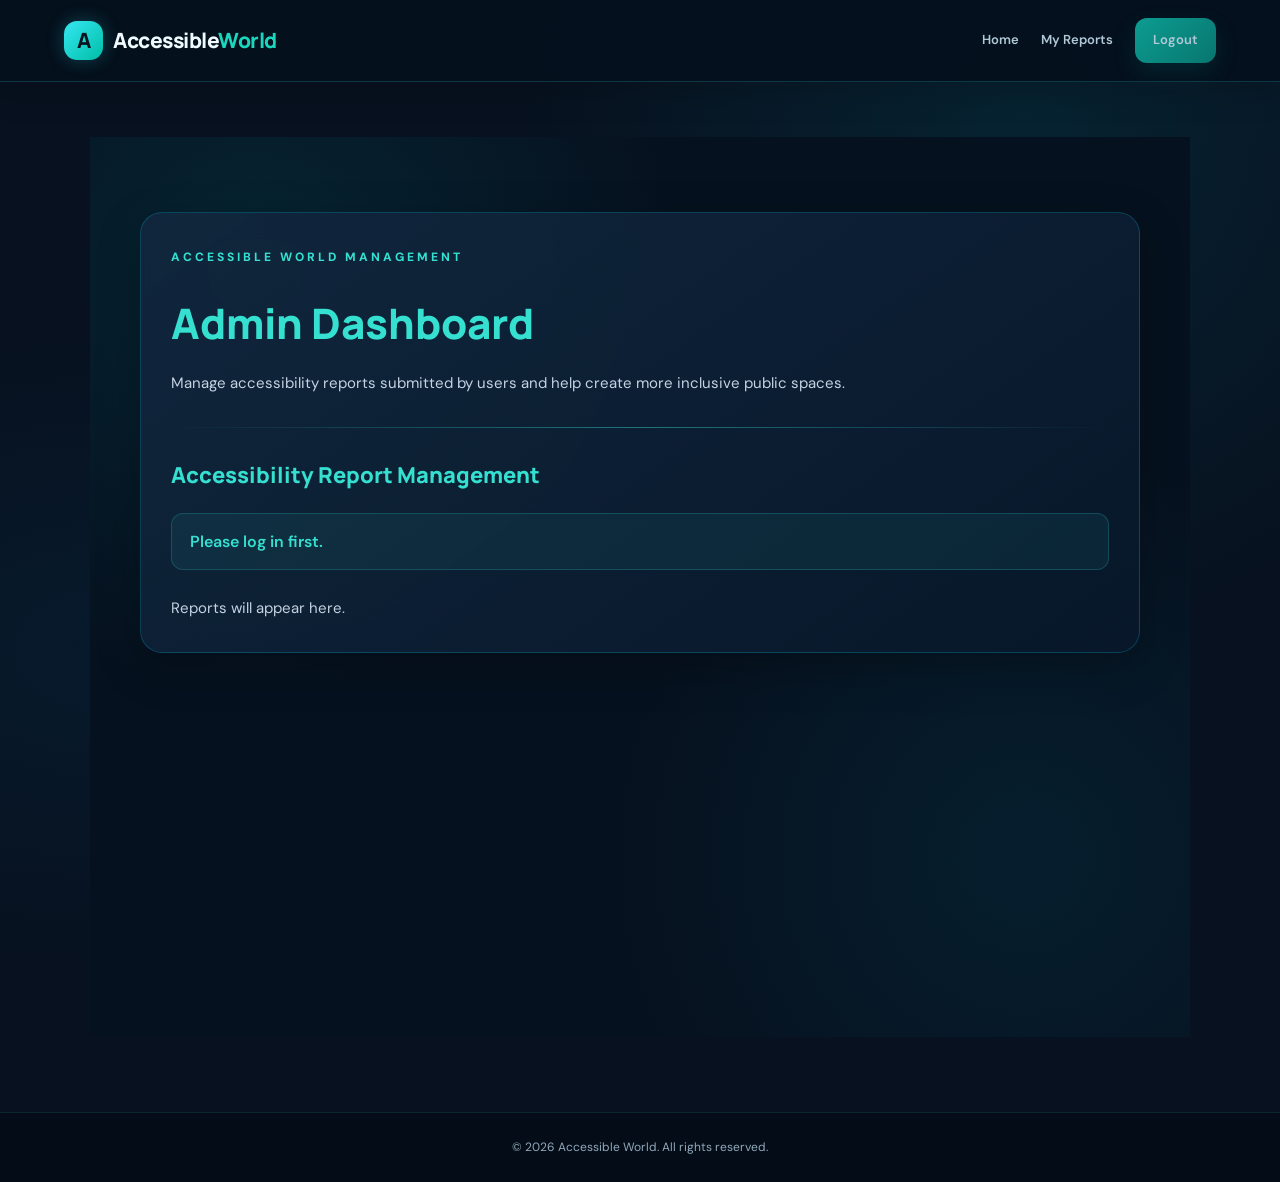
<file: admin.html>
<!DOCTYPE html>
<html lang="en">

<head>
    <meta charset="UTF-8">
    <meta name="viewport" content="width=device-width, initial-scale=1.0">
    <meta name="description" content="Manage accessibility reports on Accessible World.">
    <meta name="theme-color" content="#06111f">

    <title>Admin Dashboard | Accessible World</title>

    <link rel="preconnect" href="https://fonts.googleapis.com">
    <link rel="preconnect" href="https://fonts.gstatic.com" crossorigin>

    <link href="https://fonts.googleapis.com/css2?family=DM+Sans:wght@400;500;600;700;800&family=Manrope:wght@400;500;600;700;800&display=swap" rel="stylesheet">

    <link rel="stylesheet" href="css/style.css">
    <link rel="stylesheet" href="css/futuristic.css">
</head>

<body>

    <!-- Navigation -->
    <header class="navbar">

        <a href="index.html" class="logo" aria-label="Accessible World home">
            <span class="logo-icon">A</span>
            <span>Accessible<span class="logo-highlight">World</span></span>
        </a>

        <div class="nav-links">
            <a href="index.html">Home</a>
            <a href="my-reports.html">My Reports</a>
            <a href="login.html" class="nav-button" onclick="logout()">Logout</a>
        </div>

    </header>

    <!-- Admin Dashboard -->
    <main class="details-main admin-main">

        <section class="details-card admin-card">

            <span class="eyebrow">ACCESSIBLE WORLD MANAGEMENT</span>

            <h1>Admin Dashboard</h1>

            <p class="admin-description">
                Manage accessibility reports submitted by users
                and help create more inclusive public spaces.
            </p>

            <div class="details-divider"></div>

            <h2>Accessibility Report Management</h2>

            <div id="admin-message" role="status" aria-live="polite"></div>

            <div id="reports-container">
                <p>Reports will appear here.</p>
            </div>

        </section>

    </main>

    <!-- Footer -->
    <footer class="register-bottom">
        © 2026 Accessible World. All rights reserved.
    </footer>

    <!-- Scripts -->
    <script src="js/admin.js"></script>
    <script src="js/auth.js"></script>

</body>
</html>
</file>
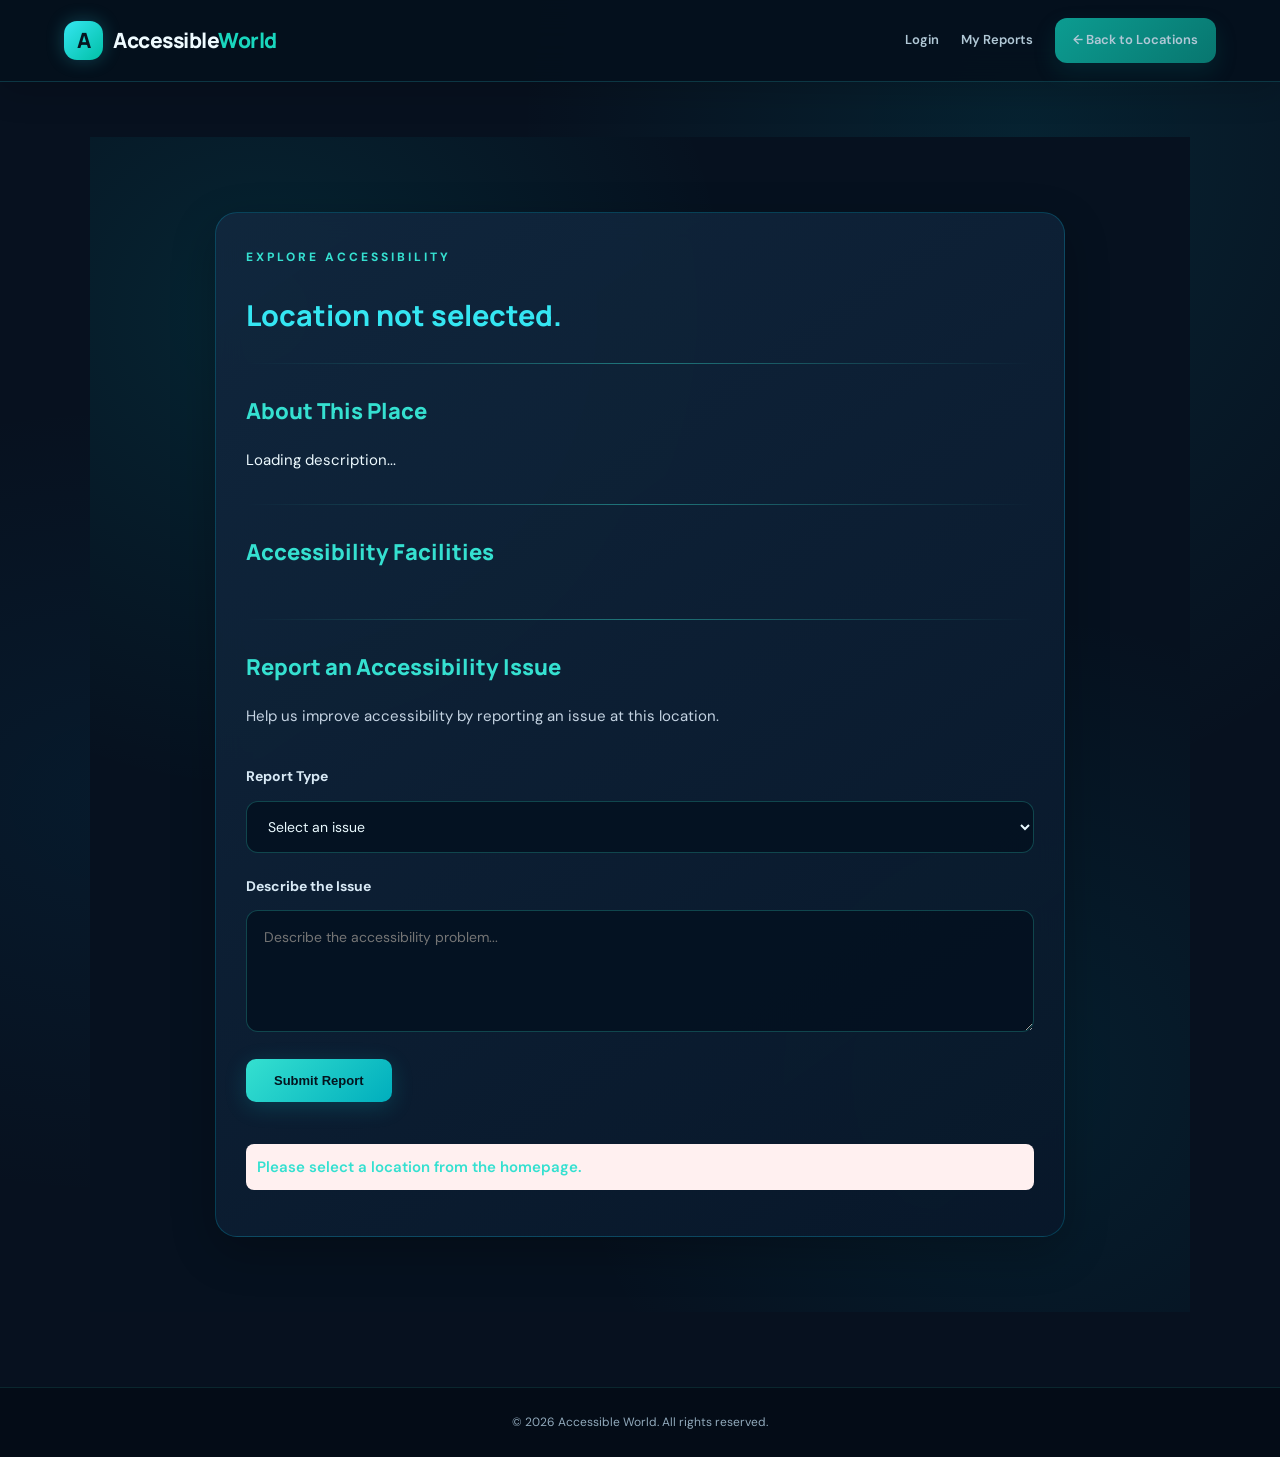
<file: location-details.html>
<!DOCTYPE html>
<html lang="en">

<head>
    <meta charset="UTF-8">
    <meta name="viewport" content="width=device-width, initial-scale=1.0">
    <meta name="description" content="Explore detailed accessibility information about public places.">
    <meta name="theme-color" content="#06111f">

    <title>Location Details | Accessible World</title>

    <link rel="preconnect" href="https://fonts.googleapis.com">
    <link rel="preconnect" href="https://fonts.gstatic.com" crossorigin>
    <link href="https://fonts.googleapis.com/css2?family=DM+Sans:wght@400;500;600;700;800&family=Manrope:wght@400;500;600;700;800&display=swap" rel="stylesheet">

    <link rel="stylesheet" href="css/style.css">
    <link rel="stylesheet" href="css/futuristic.css">
</head>

<body>

    <header class="navbar">
        <a href="index.html" class="logo" aria-label="Accessible World home">
            <span class="logo-icon">A</span>
            <span>Accessible<span class="logo-highlight">World</span></span>
        </a>

        <div class="nav-links">
            <a href="login.html">Login</a>
            <a href="my-reports.html">My Reports</a>
            <a href="index.html#explore" class="nav-button">
                ← Back to Locations
            </a>
        </div>
    </header>

    <main class="details-main">

        <section class="details-card">

            <span class="eyebrow">EXPLORE ACCESSIBILITY</span>

            <h1 id="locationName">Loading location...</h1>

            <p id="locationAddress"></p>

            <p id="locationCity"></p>

            <div class="details-divider"></div>

            <h2>About This Place</h2>

            <p id="locationDescription">
                Loading description...
            </p>

            <div class="details-divider"></div>

            <h2>Accessibility Facilities</h2>

            <div id="accessibilityDetails">
                Loading accessibility information...
            </div>

            <div class="details-divider"></div>

            <h2>Report an Accessibility Issue</h2>

            <p>Help us improve accessibility by reporting an issue at this location.</p>

            <form id="reportForm">

                <label for="reportType">Report Type</label>

                <select id="reportType" required>
                    <option value="">Select an issue</option>
                    <option value="Broken wheelchair ramp">Broken wheelchair ramp</option>
                    <option value="No wheelchair access">No wheelchair access</option>
                    <option value="No accessible washroom">No accessible washroom</option>
                    <option value="Elevator not working">Elevator not working</option>
                    <option value="Other">Other</option>
                </select>

                <label for="reportDescription">Describe the Issue</label>

                <textarea
                    id="reportDescription"
                    rows="4"
                    maxlength="2000"
                    placeholder="Describe the accessibility problem..."
                    required
                ></textarea>

                <button type="submit" class="nav-button">
                    Submit Report
                </button>

                <p id="reportMessage" role="status" aria-live="polite"></p>

            </form>

            <p id="detailsMessage"
               class="register-message"
               role="status"
               aria-live="polite">
            </p>

        </section>

    </main>

    <footer class="register-bottom">
        © 2026 Accessible World. All rights reserved.
    </footer>

    <script src="js/location-details.js"></script>

</body>
</html>
</file>
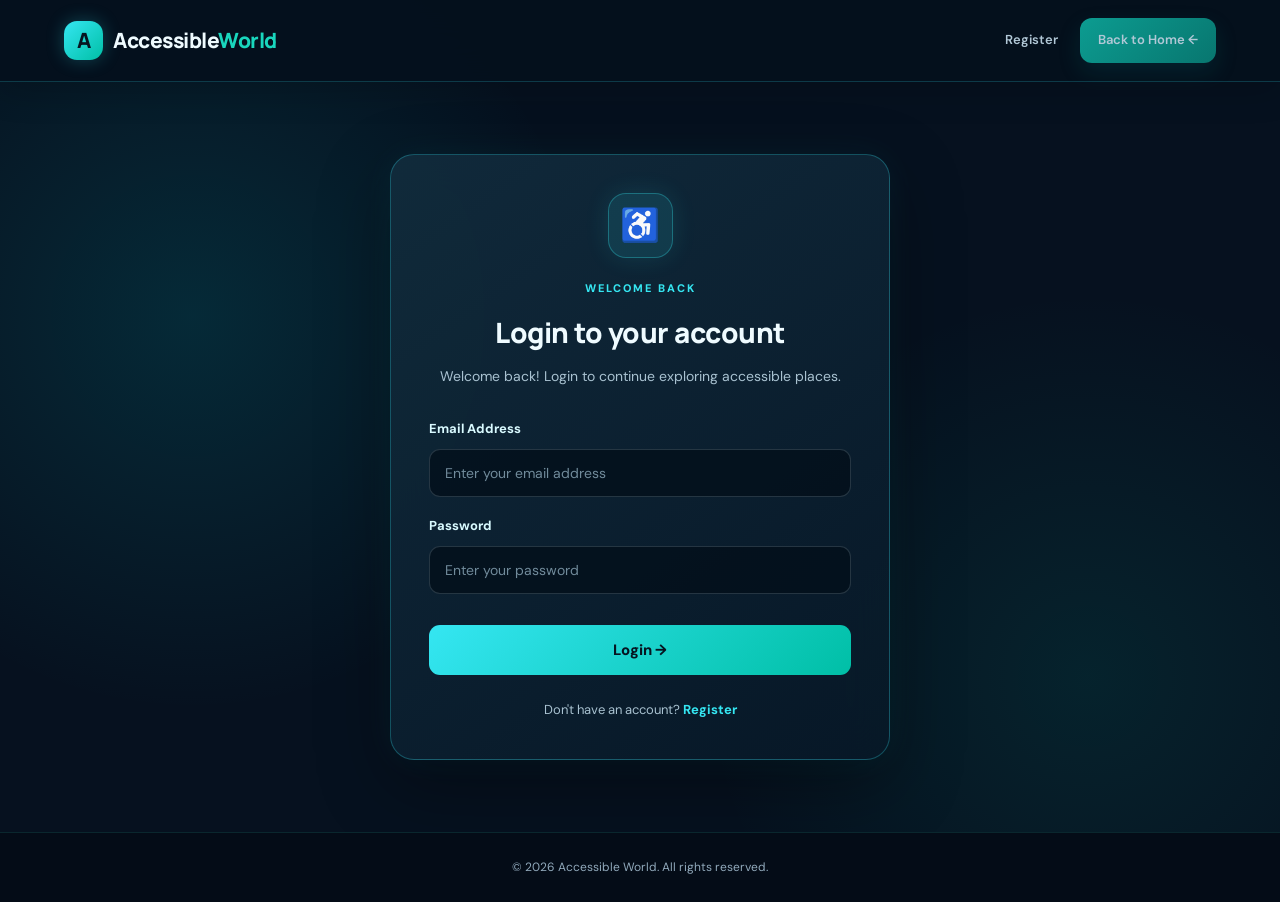
<file: login.html>
<!DOCTYPE html>
<html lang="en">
<head>
    <meta charset="UTF-8">
    <meta name="viewport" content="width=device-width, initial-scale=1.0">
    <meta name="description" content="Login to your Accessible World account.">
    <meta name="theme-color" content="#06111f">

    <title>Login | Accessible World</title>

    <link rel="preconnect" href="https://fonts.googleapis.com">
    <link rel="preconnect" href="https://fonts.gstatic.com" crossorigin>
    <link href="https://fonts.googleapis.com/css2?family=DM+Sans:wght@400;500;600;700;800&family=Manrope:wght@400;500;600;700;800&display=swap" rel="stylesheet">

    <link rel="stylesheet" href="css/style.css">
    <link rel="stylesheet" href="css/futuristic.css">
</head>

<body class="register-page">

    <header class="navbar">
        <a href="index.html" class="logo" aria-label="Accessible World home">
            <span class="logo-icon">A</span>
            <span>Accessible<span class="logo-highlight">World</span></span>
        </a>

        <div class="nav-links">
            <a href="register.html">Register</a>
            <a href="index.html" class="nav-button">
                Back to Home ←
            </a>
        </div>
    </header>

    <main class="register-main">

        <section class="register-card">

            <div class="register-icon">♿</div>

            <span class="eyebrow">WELCOME BACK</span>

            <h1>Login to your account</h1>

            <p class="register-description">
                Welcome back! Login to continue exploring
                accessible places.
            </p>

            <form id="loginForm">

                <div class="form-group">
                    <label for="email">Email Address</label>

                    <input
                        type="email"
                        id="email"
                        placeholder="Enter your email address"
                        autocomplete="email"
                        required
                    >
                </div>

                <div class="form-group">
                    <label for="password">Password</label>

                    <input
                        type="password"
                        id="password"
                        placeholder="Enter your password"
                        autocomplete="current-password"
                        required
                    >
                </div>

                <p
                    id="loginMessage"
                    class="register-message"
                    role="status"
                    aria-live="polite">
                </p>

                <button
                    type="submit"
                    id="loginButton"
                    class="register-submit">
                    Login →
                </button>

            </form>

            <p class="register-footer">
                Don't have an account?
                <a href="register.html">Register</a>
            </p>

        </section>

    </main>

    <footer class="register-bottom">
        © 2026 Accessible World. All rights reserved.
    </footer>

    <script src="js/login.js"></script>

</body>
</html>
</file>
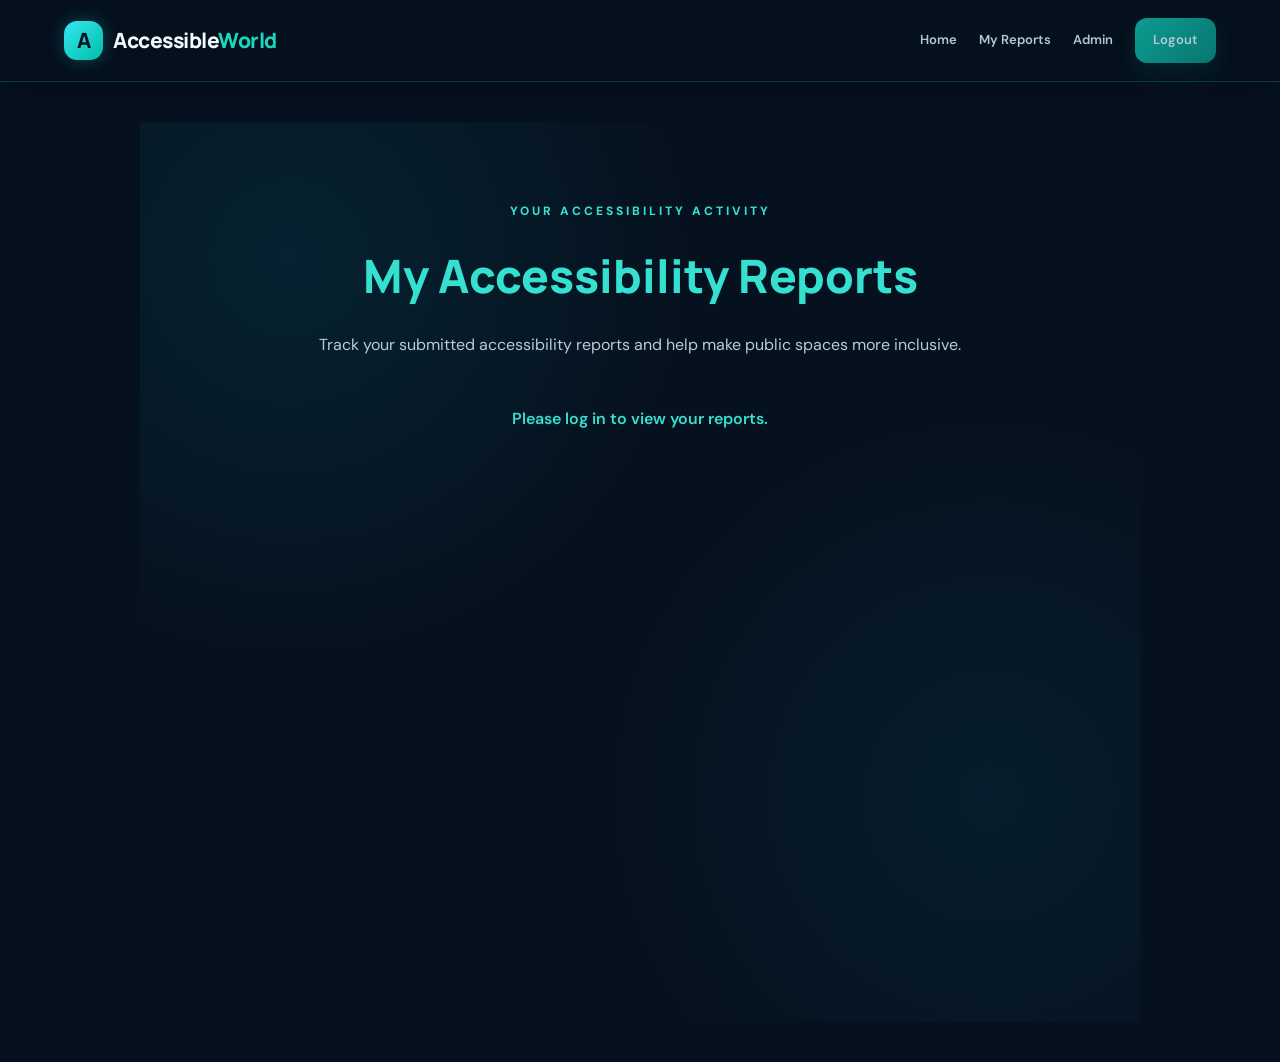
<file: my-reports.html>
<!DOCTYPE html>
<html lang="en">

<head>
    <meta charset="UTF-8">
    <meta name="viewport" content="width=device-width, initial-scale=1.0">
    <meta name="description" content="Track your accessibility reports on Accessible World.">
    <meta name="theme-color" content="#06111f">

    <title>My Reports | Accessible World</title>

    <link rel="preconnect" href="https://fonts.googleapis.com">
    <link rel="preconnect" href="https://fonts.gstatic.com" crossorigin>

    <link href="https://fonts.googleapis.com/css2?family=DM+Sans:wght@400;500;600;700;800&family=Manrope:wght@400;500;600;700;800&display=swap" rel="stylesheet">

    <link rel="stylesheet" href="css/style.css">
    <link rel="stylesheet" href="css/futuristic.css">
</head>

<body>

    <!-- Navigation -->
    <header class="navbar">

        <a href="index.html" class="logo" aria-label="Accessible World home">
            <span class="logo-icon">A</span>
            <span>Accessible<span class="logo-highlight">World</span></span>
        </a>

        <div class="nav-links">
            <a href="index.html">Home</a>
            <a href="my-reports.html">My Reports</a>
            <a href="admin.html">Admin</a>
            <a href="login.html" class="nav-button" onclick="logout()">Logout</a>
        </div>

    </header>

    <!-- My Reports Dashboard -->
    <main class="user-dashboard">

        <section class="reports-header">
            <span class="eyebrow">YOUR ACCESSIBILITY ACTIVITY</span>

            <h1>My Accessibility Reports</h1>

            <p>
                Track your submitted accessibility reports
                and help make public spaces more inclusive.
            </p>
        </section>

        <p id="reports-message" role="status" aria-live="polite">
            Loading your reports...
        </p>

        <div id="my-reports-container"></div>

    </main>

    <!-- Scripts -->
    <script src="js/my-reports.js"></script>
    <script src="js/auth.js"></script>

</body>
</html>
</file>
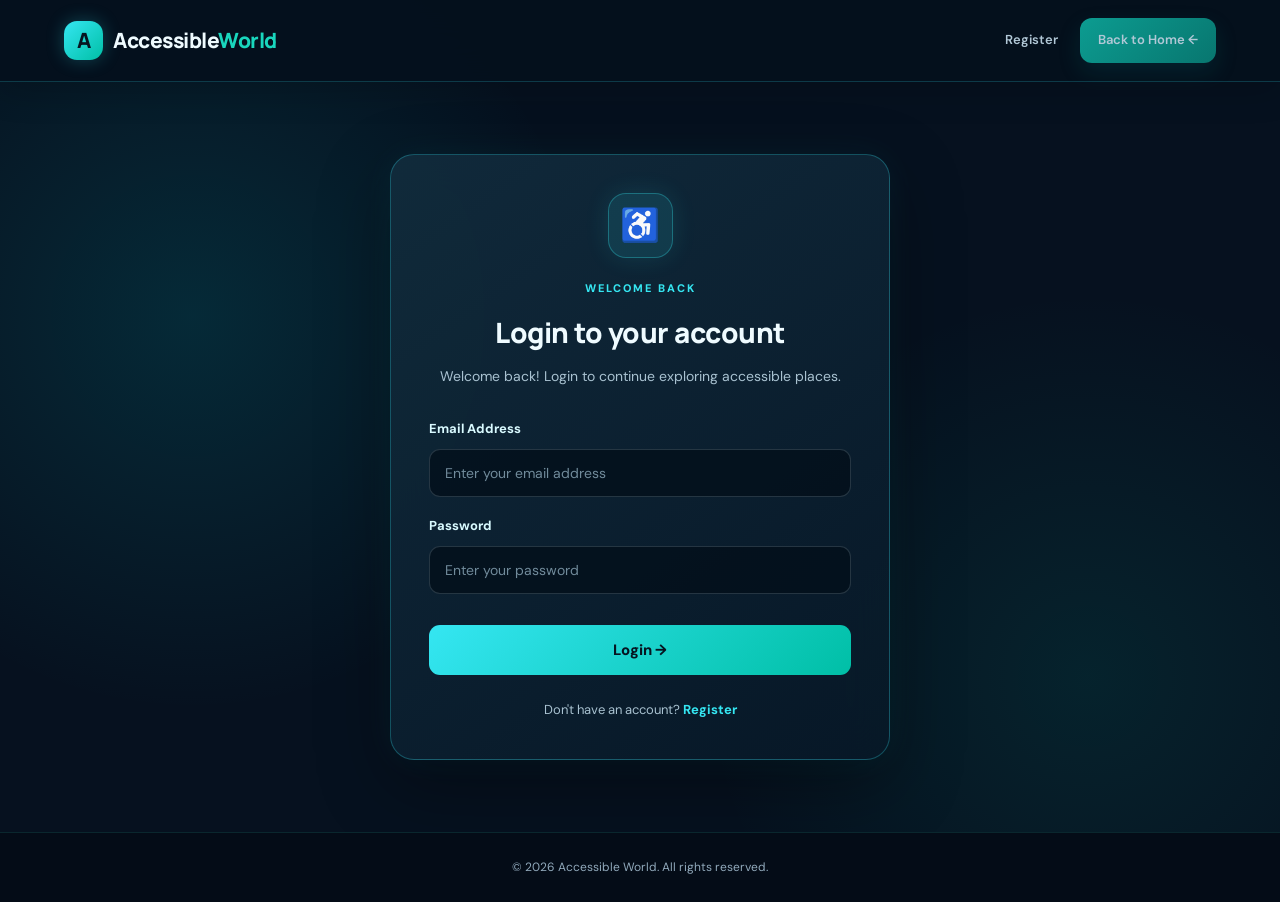
<file: profile.html>
<!DOCTYPE html>
<html lang="en">
<head>
    <meta charset="UTF-8">
    <meta name="viewport" content="width=device-width, initial-scale=1.0">
    <meta name="description" content="View and manage your Accessible World profile.">

    <title>My Profile | Accessible World</title>

    <link rel="preconnect" href="https://fonts.googleapis.com">
    <link rel="preconnect" href="https://fonts.gstatic.com" crossorigin>
    <link href="https://fonts.googleapis.com/css2?family=DM+Sans:wght@400;500;600;700;800&family=Manrope:wght@400;500;600;700;800&display=swap" rel="stylesheet">

    <link rel="stylesheet" href="css/style.css">
<link rel="stylesheet" href="css/profile.css">
<link rel="stylesheet" href="css/futuristic.css">
</head>

<body>

<header class="navbar">
    <a href="index.html" class="logo">
        <span class="logo-icon">A</span>
        <span>Accessible<span class="logo-highlight">World</span></span>
    </a>

    <nav class="nav-links" aria-label="Main navigation">
        <a href="index.html">Home</a>
        <a href="index.html#explore">Explore</a>
        <a href="index.html#features">Accessibility</a>
        <a href="my-reports.html">My Reports</a>
    </nav>

    <div class="nav-actions">
        <a href="profile.html" class="nav-profile">👤 Profile</a>
        <button type="button" class="nav-login" onclick="logout()">Logout</button>
    </div>
</header>

<main class="profile-page">

    <section class="profile-heading">
        <span class="eyebrow">YOUR ACCOUNT</span>
        <h1>Your Profile</h1>
        <p>Manage your account and keep track of your contributions.</p>
    </section>

    <section class="profile-card">

        <div class="profile-main">
            <div class="profile-avatar" id="profileAvatar">U</div>

            <div class="profile-identity">
                <h2 id="profileName">Loading profile...</h2>
                <p id="profileEmail">Please wait</p>
                <span class="profile-role" id="profileRole">USER</span>
            </div>
        </div>

        <div class="profile-divider"></div>

        <div class="profile-details">
            <div class="profile-detail">
                <span>FULL NAME</span>
                <strong id="detailName">—</strong>
            </div>

            <div class="profile-detail">
                <span>EMAIL ADDRESS</span>
                <strong id="detailEmail">—</strong>
            </div>

            <div class="profile-detail">
                <span>ACCOUNT TYPE</span>
                <strong id="detailRole">—</strong>
            </div>

            <div class="profile-detail">
                <span>MEMBER SINCE</span>
                <strong id="detailCreated">—</strong>
            </div>
        </div>

        <div class="profile-edit">
            <div>
                <h3>Edit your profile</h3>
                <p>Keep your personal information up to date.</p>
            </div>

            <button type="button" id="editProfileBtn" class="profile-edit-button">
                Edit Profile →
            </button>
        </div>

        <form id="profileEditForm" class="profile-edit-form" hidden>
            <label for="editFullName">Full name</label>
            <input
                type="text"
                id="editFullName"
                minlength="2"
                maxlength="100"
                required
            >

            <div class="profile-form-actions">
                <button type="submit" class="profile-save-button">Save Changes</button>
                <button type="button" id="cancelEditBtn" class="profile-cancel-button">Cancel</button>
            </div>
        </form>

        <p id="profileMessage" class="profile-message" aria-live="polite"></p>

    </section>

    <section class="report-overview">
        <div class="profile-section-heading">
            <span class="eyebrow">YOUR CONTRIBUTIONS</span>
            <h2>Your Report Activity</h2>
            <p>See the status of the reports you have submitted.</p>
        </div>

        <div class="report-stat-grid">

            <article class="report-stat-card">
                <span class="stat-icon total">▤</span>
                <span class="stat-label">TOTAL REPORTS</span>
                <strong id="totalReports">0</strong>
                <p>Reports submitted</p>
            </article>

            <article class="report-stat-card">
                <span class="stat-icon pending">◷</span>
                <span class="stat-label">PENDING</span>
                <strong id="pendingReports">0</strong>
                <p>Waiting for review</p>
            </article>

            <article class="report-stat-card">
                <span class="stat-icon approved">✓</span>
                <span class="stat-label">APPROVED</span>
                <strong id="approvedReports">0</strong>
                <p>Successfully approved</p>
            </article>

            <article class="report-stat-card">
                <span class="stat-icon rejected">×</span>
                <span class="stat-label">REJECTED</span>
                <strong id="rejectedReports">0</strong>
                <p>Not approved</p>
            </article>

        </div>
    </section>

    <section class="profile-bottom">
        <div>
            <h3>Thank you for making access visible.</h3>
            <p>Your contributions help make public spaces more inclusive.</p>
        </div>

        <a href="my-reports.html" class="profile-reports-link">
            View My Reports →
        </a>
    </section>

</main>

<footer class="footer">
    <a href="index.html" class="logo footer-logo">
        <span class="logo-icon">A</span>
        <span>Accessible<span class="logo-highlight">World</span></span>
    </a>

    <p>Making accessibility easier to discover.</p>
    <span class="copyright">© 2026 Accessible World. All rights reserved.</span>
</footer>

<script src="js/auth.js"></script>
<script src="js/profile.js"></script>

</body>
</html>
</file>
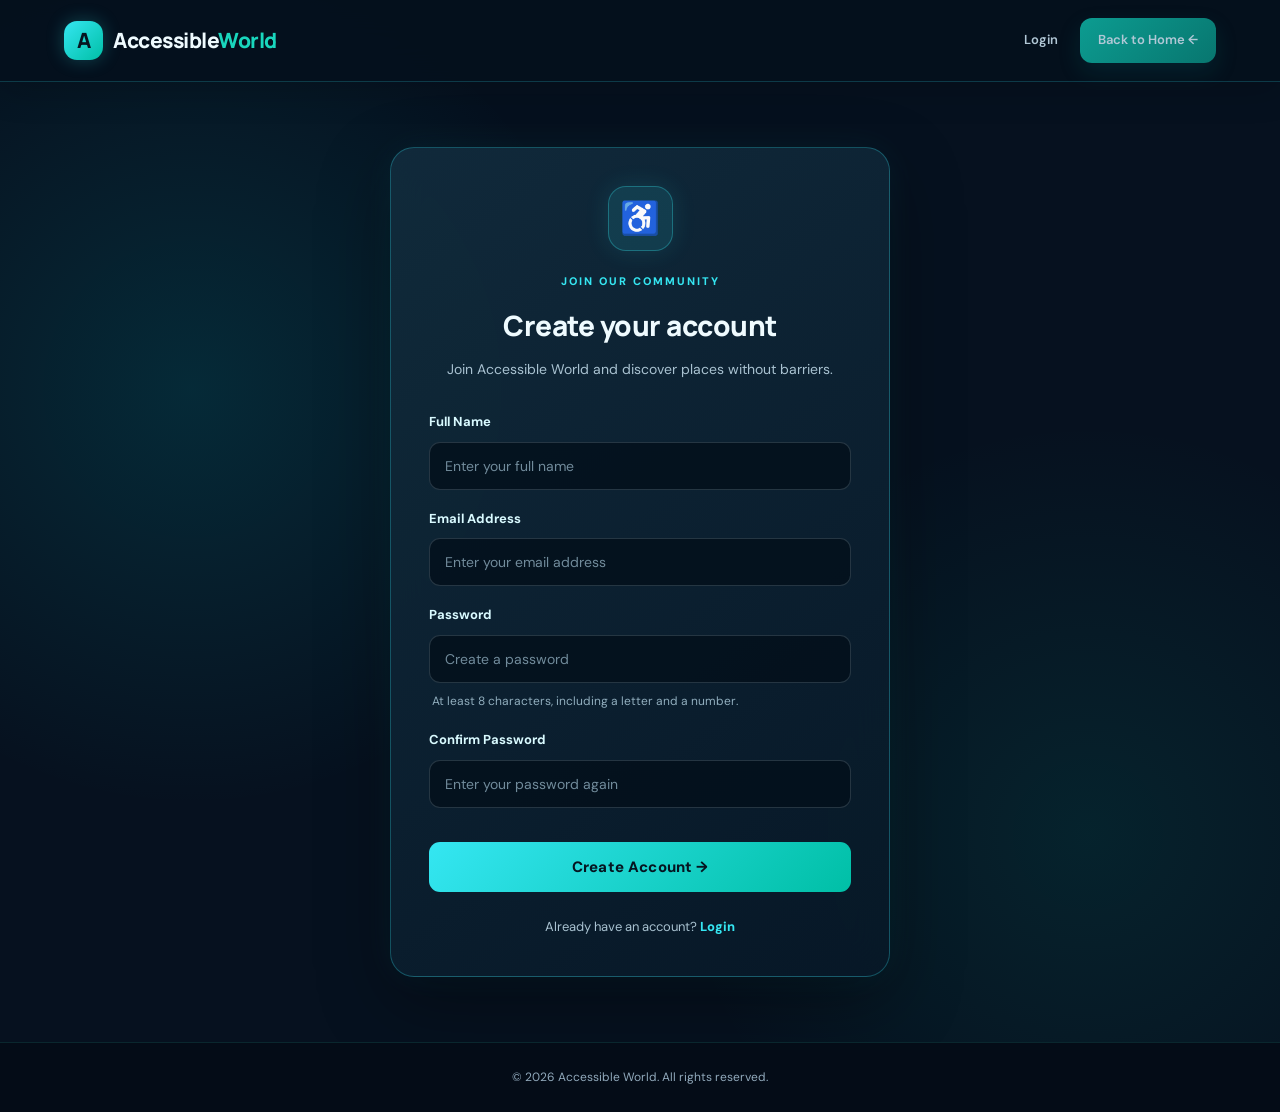
<file: register.html>
<!DOCTYPE html>
<html lang="en">
<head>
    <meta charset="UTF-8">
    <meta name="viewport" content="width=device-width, initial-scale=1.0">
    <meta name="description" content="Create your Accessible World account.">
    <meta name="theme-color" content="#06111f">

    <title>Create Account | Accessible World</title>

    <link rel="preconnect" href="https://fonts.googleapis.com">
    <link rel="preconnect" href="https://fonts.gstatic.com" crossorigin>
    <link href="https://fonts.googleapis.com/css2?family=DM+Sans:wght@400;500;600;700;800&family=Manrope:wght@400;500;600;700;800&display=swap" rel="stylesheet">

    <link rel="stylesheet" href="css/style.css">
    <link rel="stylesheet" href="css/futuristic.css">
</head>

<body class="register-page">

    <header class="navbar">
        <a href="index.html" class="logo" aria-label="Accessible World home">
            <span class="logo-icon">A</span>
            <span>Accessible<span class="logo-highlight">World</span></span>
        </a>

        <div class="nav-links">
            <a href="login.html">Login</a>
            <a href="index.html" class="nav-button">
                Back to Home ←
            </a>
        </div>
    </header>

    <main class="register-main">

        <section class="register-card">

            <div class="register-icon">♿</div>

            <span class="eyebrow">JOIN OUR COMMUNITY</span>

            <h1>Create your account</h1>

            <p class="register-description">
                Join Accessible World and discover places
                without barriers.
            </p>

            <form id="registerForm">

                <div class="form-group">
                    <label for="fullName">Full Name</label>
                    <input
                        type="text"
                        id="fullName"
                        name="full_name"
                        placeholder="Enter your full name"
                        maxlength="100"
                        autocomplete="name"
                        required
                    >
                </div>

                <div class="form-group">
                    <label for="email">Email Address</label>
                    <input
                        type="email"
                        id="email"
                        name="email"
                        placeholder="Enter your email address"
                        maxlength="150"
                        autocomplete="email"
                        required
                    >
                </div>

                <div class="form-group">
                    <label for="password">Password</label>
                    <input
                        type="password"
                        id="password"
                        name="password"
                        placeholder="Create a password"
                        minlength="8"
                        maxlength="128"
                        autocomplete="new-password"
                        required
                    >
                    <small>At least 8 characters, including a letter and a number.</small>
                </div>

                <div class="form-group">
                    <label for="confirmPassword">Confirm Password</label>
                    <input
                        type="password"
                        id="confirmPassword"
                        placeholder="Enter your password again"
                        autocomplete="new-password"
                        required
                    >
                </div>

                <p id="registerMessage"
                   class="register-message"
                   role="status"
                   aria-live="polite"></p>

                <button type="submit"
                        id="registerButton"
                        class="register-submit">
                    Create Account →
                </button>

            </form>

            <p class="register-footer">
                Already have an account?
                <a href="#" id="loginLink">Login</a>
            </p>

        </section>

    </main>

    <footer class="register-bottom">
        © 2026 Accessible World. All rights reserved.
    </footer>

    <script src="js/register.js"></script>

</body>
</html>
</file>
<file: css/style.css>
@import url('https://fonts.googleapis.com/css2?family=DM+Sans:wght@400;500;600;700;800&display=swap');

:root {
    --green: #087f5b;
    --dark-green: #075b43;
    --light-green: #eaf6f0;
    --text: #18352b;
    --muted: #6b7c74;
    --white: #ffffff;
}

* {
    margin: 0;
    padding: 0;
    box-sizing: border-box;
}

html {
    scroll-behavior: smooth;
}

body {
    font-family: 'DM Sans', Arial, sans-serif;
    color: var(--text);
    background: #ffffff;
    line-height: 1.6;
}

a {
    text-decoration: none;
    color: inherit;
}

/* NAVIGATION */

.navbar {
    width: 100%;
    min-height: 82px;
    padding: 15px 8%;
    display: flex;
    align-items: center;
    justify-content: space-between;
    background: white;
    position: sticky;
    top: 0;
    z-index: 10;
    border-bottom: 1px solid #edf1ee;
}

.logo {
    display: flex;
    align-items: center;
    gap: 10px;
    font-size: 21px;
    font-weight: 800;
}

.logo-icon {
    width: 36px;
    height: 36px;
    border-radius: 11px;
    background: var(--green);
    color: white;
    display: grid;
    place-items: center;
}

.logo-highlight {
    color: var(--green);
}

.nav-links {
    display: flex;
    gap: 35px;
    color: #52645b;
    font-size: 14px;
    font-weight: 600;
}

.nav-links a:hover {
    color: var(--green);
}

.nav-button,
.primary-button {
    background: var(--green);
    color: white;
    padding: 12px 21px;
    border-radius: 9px;
    font-weight: 700;
    font-size: 14px;
    transition: 0.25s;
}

.nav-button:hover,
.primary-button:hover {
    background: var(--dark-green);
    transform: translateY(-2px);
}

/* HERO */

.hero {
    min-height: 570px;
    padding: 75px 10%;
    display: grid;
    grid-template-columns: 1.1fr 0.9fr;
    align-items: center;
    gap: 55px;
    background: linear-gradient(120deg, #f0f8f3, #ffffff);
    overflow: hidden;
}

.eyebrow {
    display: inline-block;
    color: var(--green);
    font-size: 11px;
    font-weight: 800;
    letter-spacing: 2px;
    margin-bottom: 17px;
}

.hero h1 {
    font-size: clamp(42px, 5vw, 65px);
    line-height: 1.12;
    letter-spacing: -2px;
    max-width: 620px;
}

.hero h1 span {
    color: var(--green);
    display: block;
}

.hero-description {
    max-width: 520px;
    color: var(--muted);
    margin-top: 23px;
    font-size: 16px;
}

.hero-actions {
    display: flex;
    gap: 14px;
    align-items: center;
    margin-top: 30px;
    flex-wrap: wrap;
}

.primary-button {
    display: inline-flex;
    gap: 15px;
    align-items: center;
    padding: 15px 23px;
}

.secondary-button {
    padding: 13px 20px;
    font-weight: 700;
    font-size: 14px;
}

.secondary-button:hover {
    color: var(--green);
}

.hero-note {
    margin-top: 35px;
    font-size: 13px;
    color: var(--muted);
    display: flex;
    align-items: center;
    gap: 9px;
}

.note-dot {
    width: 9px;
    height: 9px;
    background: #32a879;
    border-radius: 50%;
}

/* HERO VISUAL */

.hero-visual {
    min-height: 390px;
    position: relative;
    display: grid;
    place-items: center;
}

.visual-circle {
    width: 330px;
    height: 330px;
    border-radius: 50%;
    background: #d6eee0;
    position: absolute;
}

.access-card {
    position: relative;
    width: 285px;
    min-height: 300px;
    padding: 27px;
    border-radius: 22px;
    background: white;
    box-shadow: 0 20px 60px rgba(29, 83, 57, 0.13);
    animation: float 4s ease-in-out infinite;
}

.access-icon {
    width: 60px;
    height: 60px;
    background: var(--light-green);
    color: var(--green);
    display: grid;
    place-items: center;
    border-radius: 17px;
    font-size: 35px;
    margin-bottom: 22px;
}

.card-label {
    color: var(--green);
    font-size: 9px;
    letter-spacing: 1.5px;
    font-weight: 800;
}

.access-card h3 {
    font-size: 22px;
    line-height: 1.3;
    margin-top: 9px;
}

.access-card p {
    color: var(--muted);
    font-size: 12px;
    margin-top: 10px;
}

.card-bottom {
    display: flex;
    justify-content: space-between;
    border-top: 1px solid #edf1ee;
    margin-top: 20px;
    padding-top: 15px;
    color: var(--green);
    font-size: 9px;
    font-weight: 800;
}

.floating-tag {
    position: absolute;
    background: white;
    padding: 11px 16px;
    border-radius: 10px;
    box-shadow: 0 8px 25px #1b4c3020;
    font-size: 12px;
    font-weight: 700;
}

.floating-tag span {
    color: var(--green);
    margin-right: 6px;
}

.tag-top {
    top: 45px;
    right: 0;
}

.tag-bottom {
    bottom: 35px;
    left: 0;
}

@keyframes float {
    0%, 100% { transform: translateY(0); }
    50% { transform: translateY(-12px); }
}

/* SECTION HEADINGS */

.section-heading {
    text-align: center;
    max-width: 680px;
    margin: 0 auto 38px;
}

.section-heading h2 {
    font-size: clamp(27px, 3vw, 37px);
    line-height: 1.25;
}

.section-heading p {
    color: var(--muted);
    margin-top: 12px;
    font-size: 14px;
}

/* EXPLORE */

.explore-section {
    padding: 85px 10% 65px;
}

.search-panel {
    max-width: 850px;
    margin: auto;
    border: 1px solid #e3ece6;
    border-radius: 17px;
    padding: 23px;
    display: flex;
    align-items: center;
    gap: 18px;
    box-shadow: 0 10px 35px #1b4c300c;
}

.search-symbol {
    width: 48px;
    height: 48px;
    display: grid;
    place-items: center;
    background: var(--light-green);
    border-radius: 13px;
    color: var(--green);
    font-size: 30px;
}

.search-text {
    display: flex;
    flex-direction: column;
    flex: 1;
}

.search-text strong {
    font-size: 15px;
}

.search-text span {
    color: var(--muted);
    font-size: 12px;
}

.search-button {
    background: var(--green);
    color: white;
    border-radius: 8px;
    padding: 12px 18px;
    font-size: 13px;
    font-weight: 700;
}

/* FEATURE CARDS */

.features-section {
    background: #f7faf8;
    padding: 85px 10%;
}

.feature-grid {
    display: grid;
    grid-template-columns: repeat(4, 1fr);
    gap: 20px;
}

.feature-card {
    background: white;
    padding: 26px 22px;
    border: 1px solid #edf1ee;
    border-radius: 16px;
    transition: 0.25s;
}

.feature-card:hover {
    transform: translateY(-7px);
    box-shadow: 0 15px 35px #1b4c3012;
}

.feature-icon {
    width: 52px;
    height: 52px;
    display: grid;
    place-items: center;
    border-radius: 14px;
    font-size: 25px;
    font-weight: 700;
    margin-bottom: 22px;
}

.green { background: #e5f5eb; color: #168452; }
.blue { background: #e8f1ff; color: #3777cb; }
.orange { background: #fff1e3; color: #db8436; }
.purple { background: #f0eaff; color: #8058c9; }

.feature-card h3 {
    font-size: 17px;
    margin-bottom: 9px;
}

.feature-card p {
    color: var(--muted);
    font-size: 12px;
}

/* ABOUT */

.about-section {
    padding: 90px 10%;
    display: grid;
    grid-template-columns: 1fr 0.8fr;
    gap: 70px;
    align-items: center;
}

.about-content h2 {
    font-size: 37px;
    line-height: 1.2;
    max-width: 500px;
}

.about-content p {
    color: var(--muted);
    margin-top: 20px;
    max-width: 550px;
    font-size: 14px;
}

.about-link {
    display: inline-block;
    color: var(--green);
    font-weight: 700;
    margin-top: 22px;
}

.about-highlight {
    background: var(--dark-green);
    color: white;
    padding: 38px;
    border-radius: 22px;
}

.highlight-symbol {
    font-size: 32px;
    color: #a8e5c1;
}

.about-highlight h3 {
    font-size: 25px;
    line-height: 1.3;
    margin-top: 15px;
}

.about-highlight p {
    color: #d3e9dd;
    font-size: 13px;
    margin-top: 13px;
}

/* FOOTER */

.footer {
    background: #f5f8f6;
    padding: 35px 10%;
    display: flex;
    align-items: center;
    justify-content: space-between;
    gap: 15px;
    flex-wrap: wrap;
}

.footer p,
.copyright {
    color: var(--muted);
    font-size: 12px;
}

/* RESPONSIVE DESIGN */

@media (max-width: 900px) {
    .hero {
        padding: 65px 7%;
        gap: 20px;
    }

    .feature-grid {
        grid-template-columns: repeat(2, 1fr);
    }

    .navbar {
        padding-left: 6%;
        padding-right: 6%;
    }

    .hero-visual {
        transform: scale(0.9);
    }
}

@media (max-width: 650px) {
    .navbar {
        flex-wrap: wrap;
        gap: 14px;
    }

    .nav-links {
        order: 3;
        width: 100%;
        justify-content: center;
        gap: 25px;
    }

    .nav-button {
        padding: 9px 12px;
        font-size: 12px;
    }

    .hero {
        grid-template-columns: 1fr;
        padding: 55px 7%;
    }

    .hero-visual {
        min-height: 350px;
        transform: scale(0.85);
    }

    .explore-section,
    .features-section,
    .about-section {
        padding: 60px 7%;
    }

    .search-panel {
        flex-wrap: wrap;
    }

    .search-text {
        min-width: 180px;
    }

    .search-button {
        width: 100%;
        text-align: center;
    }

    .feature-grid {
        grid-template-columns: 1fr;
    }

    .about-section {
        grid-template-columns: 1fr;
        gap: 35px;
    }

    .about-content h2 {
        font-size: 30px;
    }

    .footer {
        flex-direction: column;
        text-align: center;
    }
}


/* SEARCH INTERACTION */

.search-panel input {
    flex: 1;
    min-width: 150px;
    padding: 13px;
    border: 1px solid #dce8e0;
    border-radius: 8px;
    outline: none;
    font-family: inherit;
    font-size: 13px;
}

.search-panel input:focus {
    border-color: var(--green);
    box-shadow: 0 0 0 3px #087f5b18;
}

.search-button {
    border: none;
    cursor: pointer;
    font-family: inherit;
}

.search-message {
    text-align: center;
    margin-top: 15px;
    color: var(--green);
    font-size: 14px;
    font-weight: 600;
}

#locations-container {
    display: grid;
    grid-template-columns: repeat(
        auto-fit,
        minmax(250px, 1fr)
    );
    gap: 20px;
    margin-top: 25px;
}

.location-card {
    padding: 20px;
    border-radius: 12px;
    background: white;
    box-shadow: 0 3px 12px rgba(0,0,0,0.1);
}

.location-card h3 {
    margin-top: 0;
}


.feature-list {
    margin-top: 12px;
    padding-left: 20px;
}

.feature-list li {
    margin-bottom: 10px;
    line-height: 1.5;
}

.feature-list strong {
    color: #245c4b;
}

.feature-list small {
    display: block;
    margin-top: 3px;
    color: #666;
}


/* =================================
   REGISTRATION PAGE
================================= */

.register-page {
    min-height: 100vh;
    background: linear-gradient(135deg, #f0f8f3, #ffffff);
}

.register-main {
    min-height: calc(100vh - 145px);
    display: flex;
    justify-content: center;
    align-items: center;
    padding: 55px 20px;
}

.register-card {
    width: 100%;
    max-width: 470px;
    padding: 40px;
    background: white;
    border: 1px solid #e7eee9;
    border-radius: 22px;
    box-shadow: 0 15px 50px rgba(29, 83, 57, 0.09);
}

.register-icon {
    width: 60px;
    height: 60px;
    display: grid;
    place-items: center;
    background: var(--light-green);
    color: var(--green);
    border-radius: 17px;
    font-size: 32px;
    margin-bottom: 22px;
}

.register-card h1 {
    font-size: 30px;
    line-height: 1.25;
}

.register-description {
    color: var(--muted);
    font-size: 14px;
    margin: 10px 0 27px;
}

.form-group {
    margin-bottom: 19px;
}

.form-group label {
    display: block;
    font-size: 13px;
    font-weight: 700;
    margin-bottom: 7px;
}

.form-group input {
    width: 100%;
    padding: 13px 14px;
    border: 1px solid #dce8e0;
    border-radius: 9px;
    outline: none;
    font-family: inherit;
    font-size: 13px;
    transition: 0.2s;
}

.form-group input:focus {
    border-color: var(--green);
    box-shadow: 0 0 0 3px #087f5b18;
}

.form-group small {
    display: block;
    color: var(--muted);
    font-size: 11px;
    margin-top: 6px;
}

.register-submit {
    width: 100%;
    padding: 14px;
    border: none;
    border-radius: 9px;
    background: var(--green);
    color: white;
    font-family: inherit;
    font-size: 14px;
    font-weight: 700;
    cursor: pointer;
    transition: 0.25s;
}

.register-submit:hover {
    background: var(--dark-green);
    transform: translateY(-2px);
}

.register-submit:disabled {
    opacity: 0.6;
    cursor: not-allowed;
    transform: none;
}

.register-message {
    display: none;
    padding: 11px;
    margin-bottom: 16px;
    border-radius: 8px;
    font-size: 13px;
}

.register-message.success {
    display: block;
    background: #eaf6f0;
    color: #087f5b;
}

.register-message.error {
    display: block;
    background: #fff0f0;
    color: #c0392b;
}

.register-footer {
    text-align: center;
    margin-top: 24px;
    color: var(--muted);
    font-size: 13px;
}

.register-footer a {
    color: var(--green);
    font-weight: 700;
}

.register-footer a:hover {
    text-decoration: underline;
}

.register-bottom {
    padding: 20px;
    text-align: center;
    color: var(--muted);
    font-size: 12px;
}

@media (max-width: 500px) {
    .register-card {
        padding: 27px 22px;
    }

    .register-card h1 {
        font-size: 26px;
    }
}



/* =================================
   LOCATION DETAILS PAGE
================================= */

.details-main {
    min-height: calc(100vh - 145px);
    padding: 60px 20px;
    background: #f5faf7;
}

.details-card {
    max-width: 850px;
    margin: 0 auto;
    padding: 40px;
    background: white;
    border: 1px solid #e7eee9;
    border-radius: 20px;
    box-shadow: 0 12px 40px rgba(29, 83, 57, 0.07);
}

.details-card h1 {
    color: var(--text);
    font-size: 34px;
    margin: 12px 0;
}

.details-card h2 {
    color: var(--text);
    font-size: 21px;
    margin-bottom: 15px;
}

.details-card p {
    color: var(--muted);
    font-size: 14px;
    line-height: 1.8;
}

.details-divider {
    height: 1px;
    background: #e7eee9;
    margin: 28px 0;
}

.detail-feature-card {
    padding: 18px;
    margin-bottom: 14px;
    background: #f5faf7;
    border: 1px solid #e1eee6;
    border-radius: 12px;
}

.detail-feature-card h3 {
    color: var(--green);
    font-size: 16px;
    margin-bottom: 8px;
}

.detail-feature-card p {
    margin-top: 5px;
}

@media (max-width: 600px) {
    .details-card {
        padding: 25px 20px;
    }

    .details-card h1 {
        font-size: 27px;
    }
}


/* User Report Status Colors */

.report-status {
    font-weight: bold;
    padding: 8px;
    border-radius: 6px;
    display: inline-block;
}

.report-status.pending {
    color: #856404;
    background-color: #fff3cd;
}

.report-status.approved {
    color: #155724;
    background-color: #d4edda;
}

.report-status.rejected {
    color: #721c24;
    background-color: #f8d7da;
}

.user-dashboard {
    max-width: 1000px;
    margin: 40px auto;
    padding: 20px;
}

.report-card {
    background: white;
    padding: 20px;
    margin: 20px 0;
    border-radius: 10px;
    box-shadow: 0 2px 8px rgba(0, 0, 0, 0.1);
}

/* =========================================================
   ACCESSIBLE WORLD — HOMEPAGE VISUAL REDESIGN
   Appended overrides preserve styles used by the other pages.
========================================================= */
:root {
    --green: #087f78;
    --dark-green: #092f35;
    --light-green: #e8f6f3;
    --text: #173b3d;
    --muted: #718487;
    --white: #ffffff;
    --aw-ink: #102f34;
    --aw-teal: #0b8f86;
    --aw-mint: #c9eee4;
    --aw-line: #e5efed;
    --aw-shadow: 0 22px 65px rgba(14, 54, 55, .09);
}
body { font-family: 'DM Sans', sans-serif; color: var(--aw-ink); background: #fff; }
.navbar { min-height: 82px; padding: 14px clamp(22px, 7vw, 112px); gap: 22px; background: rgba(255,255,255,.94); backdrop-filter: blur(16px); border-bottom: 1px solid rgba(222,237,233,.8); box-shadow: 0 5px 25px rgba(14,54,55,.035); }
.logo { font-family: 'Manrope', sans-serif; font-size: 20px; letter-spacing: -.8px; white-space: nowrap; }
.logo-icon { width: 39px; height: 39px; border-radius: 13px; background: linear-gradient(145deg,#13a99b,#08746f); box-shadow: 0 7px 17px #087f7838; }
.logo-highlight { color: var(--aw-teal); }
.nav-links { gap: clamp(14px,2vw,29px); color: #536b6c; font-size: 13px; }
.nav-links a { position: relative; transition: color .2s ease; }
.nav-links a::after { content: ''; position: absolute; left: 0; bottom: -8px; width: 0; height: 2px; border-radius: 5px; background: var(--aw-teal); transition: width .2s ease; }
.nav-links a:hover::after { width: 100%; }
.nav-actions { display:flex; align-items:center; gap:18px; white-space:nowrap; }
.nav-login { color:#456264; font-size:13px; font-weight:700; }
.nav-button,.primary-button { background:linear-gradient(135deg,#0c9c91,#08766f); border-radius:12px; box-shadow:0 9px 22px rgba(8,127,120,.18); transition:transform .25s,box-shadow .25s; }
.nav-button { padding:12px 18px; font-size:13px; }
.nav-button:hover,.primary-button:hover { background:linear-gradient(135deg,#087f78,#075d5a); transform:translateY(-3px); box-shadow:0 13px 27px rgba(8,127,120,.25); }
.hero { position:relative; min-height:650px; padding:90px clamp(25px,10vw,150px) 105px; grid-template-columns:1.08fr .92fr; gap:45px; background:radial-gradient(ellipse at 80% 28%,rgba(194,238,225,.78),transparent 36%),linear-gradient(120deg,#f0faf7 0%,#fbfefd 58%,#f2faf8 100%); }
.hero::before { content:''; position:absolute; width:430px; height:430px; left:-270px; bottom:-290px; border:1px solid rgba(11,143,134,.13); border-radius:50%; box-shadow:0 0 0 45px rgba(11,143,134,.025),0 0 0 90px rgba(11,143,134,.02); }
.eyebrow { color:var(--aw-teal); font-size:10px; letter-spacing:2.3px; font-weight:800; }
.eyebrow-dot { display:inline-block; width:7px; height:7px; margin:0 8px 1px 0; border-radius:50%; background:#14aa91; box-shadow:0 0 0 4px #14aa911c; }
.hero h1 { font-family:'Manrope',sans-serif; color:#102f34; font-size:clamp(45px,5.4vw,72px); line-height:1.08; letter-spacing:-3.7px; font-weight:800; }
.hero h1 span { color:#0a9186; }
.hero-description { max-width:530px; color:#637b7d; font-size:16px; line-height:1.85; margin-top:24px; }
.hero-actions { margin-top:32px; gap:20px; }
.primary-button { padding:16px 23px; }
.secondary-button { color:#365b5c; font-size:13px; }
.secondary-button span { color:var(--aw-teal); margin-left:5px; }
.hero-note { margin-top:34px; color:#587274; font-size:12px; }
.note-dot { background:#19aa88; box-shadow:0 0 0 4px #19aa881b; }
.hero-trust { margin-top:22px; color:#829696; font-size:10px; letter-spacing:1.1px; font-weight:700; }
.hero-trust span { color:#0b9b8e; margin-right:7px; }
.hero-visual { min-height:420px; }
.visual-circle { width:355px; height:355px; background:linear-gradient(145deg,#c9eee4,#e5f7f1); box-shadow:inset -20px -20px 50px #b2e4d8; }
.visual-orbit { position:absolute; border:1px solid rgba(8,127,120,.17); border-radius:50%; }
.orbit-one { width:430px;height:430px; }
.orbit-two { width:500px;height:500px;border-style:dashed;opacity:.55; }
.access-card { width:310px; min-height:315px; padding:29px; border:1px solid rgba(255,255,255,.9); border-radius:25px; box-shadow:0 28px 70px rgba(13,73,65,.17); animation:float 5s ease-in-out infinite; }
.access-card-top { display:flex; align-items:center; justify-content:space-between; margin-bottom:24px; }
.access-icon { width:58px;height:58px; margin:0; border-radius:18px; background:#e4f7f1; color:#07877b; }
.live-pill { padding:7px 9px; border-radius:30px; background:#eff9f5; color:#16836e; font-size:8px; font-weight:800; letter-spacing:.8px; }
.live-pill span { display:inline-block;width:6px;height:6px;border-radius:50%;background:#20b486;margin-right:5px; }
.card-label { font-size:8px; letter-spacing:1.7px; }
.access-card h3 { font-family:'Manrope',sans-serif; font-size:24px; letter-spacing:-.7px; }
.access-card p { color:#75898a; font-size:12px; line-height:1.7; }
.card-bottom { color:#5b8984; font-size:8px; letter-spacing:1px; }
.floating-tag { border:1px solid #edf5f2; border-radius:13px; box-shadow:0 12px 30px rgba(17,67,61,.12); padding:13px 17px; color:#35595a; font-size:11px; }
.tag-top { top:36px; right:-7px; }.tag-bottom { bottom:32px;left:-8px; }
.hero-spark { position:absolute; color:#0a9b8e; }.spark-one { top:60px;left:15%;font-size:25px; }.spark-two { right:5%;bottom:65px;font-size:20px; }
.scroll-cue { position:absolute; bottom:25px; left:50%; transform:translateX(-50%); display:flex;align-items:center;gap:10px;color:#8aa09d;font-size:8px;font-weight:800;letter-spacing:1.8px; }
.scroll-cue span { width:17px;height:26px;border:1px solid #9bbab2;border-radius:12px;position:relative; }.scroll-cue span::after { content:'';position:absolute;top:5px;left:7px;width:2px;height:5px;background:#0b9387;border-radius:3px; }
.explore-section { padding:95px clamp(22px,8vw,120px) 90px; background:#fff; }
.section-heading { max-width:720px; margin-bottom:43px; }
.section-heading h2 { font-family:'Manrope',sans-serif; color:#153a3d; font-size:clamp(30px,3.4vw,43px); font-weight:800; letter-spacing:-1.8px; }
.section-heading h2 span { color:#0b9185; }
.section-heading p { color:#75898a; font-size:14px; line-height:1.8; }
#locations-container { gap:22px; margin-top:28px; }
.location-card { position:relative; overflow:hidden; padding:24px; border:1px solid #e6efec; border-radius:19px; box-shadow:0 8px 28px rgba(18,64,60,.055); transition:transform .25s,box-shadow .25s,border-color .25s; }
.location-card::before { content:'';position:absolute;left:0;top:0;width:100%;height:3px;background:linear-gradient(90deg,#0a9b8e,#a9e7d7);opacity:0;transition:opacity .25s; }
.location-card:hover { transform:translateY(-6px);border-color:#cce7df;box-shadow:0 18px 38px rgba(18,64,60,.11); }.location-card:hover::before { opacity:1; }
.location-card h3 { font-family:'Manrope',sans-serif;color:#173c3d;font-size:17px; }
.location-card p { color:#728687;line-height:1.7; }
.feature-list li { color:#607879;font-size:13px; }.feature-list strong { color:#147e73; }
.search-panel { max-width:100%; margin:45px auto 0; padding:20px 22px; gap:17px; border:1px solid #dcece7; border-radius:19px; background:linear-gradient(115deg,#f7fcfa,#fff); box-shadow:0 14px 40px rgba(14,76,65,.07); }
.search-symbol { flex:0 0 49px; background:#e3f5ef;color:#07877c;border-radius:15px; }
.search-text strong { color:#173d3e;font-family:'Manrope',sans-serif;font-size:14px; }.search-text span { color:#819394;font-size:11px; }
.search-panel input { min-height:47px; padding:13px 16px; border:1px solid #dce9e5; border-radius:11px; background:#fff; color:#23494a; font-size:13px; }.search-panel input:focus { border-color:#0b9b8e;box-shadow:0 0 0 4px #0b9b8e16; }
.search-button,.location-button { display:inline-flex;align-items:center;justify-content:center;gap:10px;padding:14px 19px;border:0;border-radius:11px;background:linear-gradient(135deg,#0c9c91,#08766f);color:#fff;font-family:inherit;font-size:12px;font-weight:800;cursor:pointer;box-shadow:0 8px 18px #087f7825;transition:transform .2s,box-shadow .2s; }.search-button:hover,.location-button:hover { transform:translateY(-2px);box-shadow:0 12px 24px #087f7833; }
.search-message,.location-message { color:#0b8178; }
.map-heading { display:flex;align-items:center;justify-content:space-between;margin:65px 0 20px; }.map-heading .eyebrow { margin-bottom:8px; }.map-heading h3 { font-family:'Manrope',sans-serif;color:#153a3d;font-size:clamp(24px,3vw,32px);letter-spacing:-1px; }.map-heading p { color:#788d8d;font-size:13px;margin-top:5px; }.map-heading-icon { width:52px;height:52px;display:grid;place-items:center;border-radius:17px;background:#e8f6f2;color:#0a9185;font-size:29px; }
#locations-map { height:450px;width:100%;margin:0;border:1px solid #dcebe6;border-radius:22px;box-shadow:var(--aw-shadow);z-index:1; }
.map-actions { display:flex;align-items:center;justify-content:space-between;gap:15px;margin-top:18px;padding:17px 20px;border:1px solid #e5efec;border-radius:15px;background:#fbfdfc; }.map-actions p { color:#718687;font-size:12px; }.location-button { padding:12px 16px; }
.features-section { padding:95px clamp(22px,8vw,120px);background:linear-gradient(180deg,#f5faf8,#f8fbfa); }
.feature-grid { gap:20px; }.feature-card { position:relative;min-height:255px;padding:27px 24px;border:1px solid #e8f0ed;border-radius:19px;box-shadow:0 5px 20px rgba(16,62,57,.025);transition:transform .25s,box-shadow .25s; }.feature-card:hover { transform:translateY(-7px);box-shadow:0 18px 40px rgba(16,62,57,.09); }
.feature-icon { width:55px;height:55px;border-radius:17px;margin-bottom:23px; }.feature-number { display:block;margin-bottom:8px;color:#94a8a5;font-size:8px;font-weight:800;letter-spacing:1.5px; }.feature-card h3 { color:#183d3e;font-family:'Manrope',sans-serif;font-size:17px; }.feature-card p { color:#75898a;font-size:12px;line-height:1.8; }.feature-arrow { position:absolute;right:23px;top:27px;color:#9ab8b0;font-size:18px; }
.about-section { padding:100px clamp(22px,10vw,150px);gap:85px; }.about-content h2 { color:#14383b;font-family:'Manrope',sans-serif;font-size:clamp(30px,3.4vw,43px);letter-spacing:-1.7px; }.about-content h2 span { color:#0b9185; }.about-content p { color:#718687;line-height:1.9; }.about-link { color:#0b8e83; }.about-highlight { position:relative;overflow:hidden;min-height:285px;padding:42px;border-radius:25px;background:radial-gradient(circle at 100% 0%,#176e69 0,transparent 42%),linear-gradient(135deg,#0c3b40,#092d34);box-shadow:0 22px 55px rgba(9,47,53,.2); }.about-highlight::after { content:'✦';position:absolute;right:22px;bottom:-62px;font-size:220px;color:rgba(255,255,255,.035); }.highlight-symbol { color:#8fe1cb; }.highlight-kicker { display:block;margin-top:12px;color:#9bd8ca;font-size:8px;font-weight:800;letter-spacing:2px; }.about-highlight h3 { font-family:'Manrope',sans-serif;font-size:28px;letter-spacing:-.7px; }.about-highlight p { color:#c0d9d5;line-height:1.8; }.highlight-bottom { display:flex;justify-content:space-between;margin-top:28px;padding-top:16px;border-top:1px solid #ffffff25;color:#9bc4bd;font-size:8px;font-weight:800;letter-spacing:1.2px; }
.footer { padding:32px clamp(22px,8vw,120px);background:#f5faf8;border-top:1px solid #e8f0ed; }.footer p,.copyright { color:#809291; }.footer-logo { font-size:17px; }
.visually-hidden { position:absolute;width:1px;height:1px;padding:0;margin:-1px;overflow:hidden;clip:rect(0,0,0,0);white-space:nowrap;border:0; }
@media (max-width:1050px) { .navbar { flex-wrap:wrap; }.nav-links { order:3;width:100%;justify-content:center;padding:8px 0 3px; }.hero { padding-left:7%;padding-right:7%; }.nav-actions { margin-left:auto; } }
@media (max-width:760px) { .navbar { padding:13px 5%;gap:12px; }.nav-links { gap:17px;overflow-x:auto;justify-content:flex-start;font-size:12px; }.nav-actions { gap:12px; }.nav-button { padding:10px 13px; }.hero { grid-template-columns:1fr;padding:62px 7% 85px;gap:5px; }.hero h1 { font-size:clamp(43px,10vw,60px);letter-spacing:-2.5px; }.hero-visual { min-height:370px;transform:scale(.9); }.scroll-cue { bottom:18px; }.explore-section,.features-section { padding:70px 6%; }.search-panel { flex-wrap:wrap;padding:18px; }.search-text { min-width:180px; }.search-panel input { flex:1 1 100%; }.search-button { flex:1 1 100%; }.map-heading { margin-top:48px; }.map-actions { align-items:flex-start;flex-direction:column; }.location-button { width:100%; }.about-section { grid-template-columns:1fr;padding:72px 7%;gap:38px; }.footer { flex-direction:column;text-align:center; } }
@media (max-width:440px) { .logo { font-size:17px; }.logo-icon { width:34px;height:34px; }.nav-login { font-size:12px; }.nav-button { font-size:11px; }.hero-visual { transform:scale(.78);margin:-20px -35px; }.floating-tag { font-size:10px; }.feature-grid { grid-template-columns:1fr; }.feature-card { min-height:220px; } #locations-map { height:360px; }.about-highlight { padding:30px 25px; } }
@media (prefers-reduced-motion: reduce) { *,*::before,*::after { scroll-behavior:auto!important;animation-duration:.01ms!important;animation-iteration-count:1!important;transition-duration:.01ms!important; } }
/* Profile navigation button */
.nav-profile {
    display: inline-flex;
    align-items: center;
    justify-content: center;
    gap: 7px;
    padding: 11px 18px;
    border: 1px solid rgba(8, 127, 91, 0.18);
    border-radius: 50px;
    background: #eaf6f0;
    color: #087f5b;
    font-weight: 700;
    font-size: 14px;
    text-decoration: none;
    transition: all 0.25s ease;
}

.nav-profile:hover {
    background: #087f5b;
    color: #ffffff;
    transform: translateY(-2px);
    box-shadow: 0 6px 18px rgba(8, 127, 91, 0.16);
}
</file>
<file: css/futuristic.css>
/* =========================================
   ACCESSIBLE WORLD — FUTURISTIC TECH THEME
   STEP 5: HOMEPAGE FOUNDATION
========================================= */

:root {
    --aw-bg: #07111f;
    --aw-bg-light: #0c1c2e;
    --aw-card: rgba(16, 38, 57, 0.78);
    --aw-cyan: #35e6f2;
    --aw-teal: #19d6bd;
    --aw-text: #edfaff;
    --aw-muted: #a5bdca;
    --aw-border: rgba(53, 230, 242, 0.18);
    --aw-glow: 0 0 28px rgba(53, 230, 242, 0.16);
}

/* GLOBAL FOUNDATION */

html {
    scroll-behavior: smooth;
}

body {
    background:
        radial-gradient(ellipse at 80% 10%, rgba(0, 190, 210, 0.10), transparent 35%),
        radial-gradient(ellipse at 10% 55%, rgba(0, 120, 180, 0.09), transparent 35%),
        var(--aw-bg);
    color: var(--aw-text);
    font-family: 'DM Sans', sans-serif;
}

h1, h2, h3, h4 {
    color: var(--aw-text);
    font-family: 'Manrope', sans-serif;
}

p {
    color: var(--aw-muted);
}

a {
    transition: color 0.25s ease;
}

/* NAVIGATION */

.navbar {
    background: rgba(5, 16, 29, 0.88);
    border-bottom: 1px solid var(--aw-border);
    backdrop-filter: blur(18px);
    -webkit-backdrop-filter: blur(18px);
    box-shadow: 0 8px 35px rgba(0, 0, 0, 0.18);
}

.logo {
    color: var(--aw-text);
    font-weight: 800;
    letter-spacing: -0.5px;
}

.logo-icon {
    background: linear-gradient(135deg, var(--aw-cyan), var(--aw-teal));
    color: #04131e;
    box-shadow: 0 0 22px rgba(53, 230, 242, 0.35);
}

.nav-links a {
    color: var(--aw-muted);
    transition: 0.25s ease;
}

.nav-links a:hover,
.nav-links a.active {
    color: var(--aw-cyan);
}

.nav-actions a {
    transition: 0.25s ease;
}

/* BUTTONS */

.btn-primary,
button.btn-primary {
    background: linear-gradient(110deg, var(--aw-cyan), var(--aw-teal));
    color: #04131e;
    border: 1px solid transparent;
    font-weight: 800;
    box-shadow: 0 0 24px rgba(53, 230, 242, 0.22);
    transition: transform 0.25s ease, box-shadow 0.25s ease;
}

.btn-primary:hover,
button.btn-primary:hover {
    transform: translateY(-3px);
    box-shadow: 0 0 32px rgba(53, 230, 242, 0.4);
}

/* HERO SECTION */

.hero {
    position: relative;
    overflow: hidden;
    background:
        radial-gradient(ellipse at 75% 45%, rgba(0, 210, 220, 0.12), transparent 38%),
        linear-gradient(135deg, #07111f, #0b2032 60%, #071827);
}

.hero::before {
    content: "";
    position: absolute;
    inset: 0;
    pointer-events: none;
    opacity: 0.16;
    background-image:
        linear-gradient(rgba(53, 230, 242, 0.12) 1px, transparent 1px),
        linear-gradient(90deg, rgba(53, 230, 242, 0.12) 1px, transparent 1px);
    background-size: 55px 55px;
    mask-image: linear-gradient(to bottom, black, transparent 85%);
}

.hero-content,
.hero-visual {
    position: relative;
    z-index: 1;
}

.hero h1 {
    color: var(--aw-text);
    letter-spacing: -2px;
}

.hero-content p {
    color: var(--aw-muted);
    line-height: 1.8;
}

.hero-eyebrow,
.eyebrow {
    color: var(--aw-cyan);
    letter-spacing: 2px;
}

/* HERO VISUAL */

.hero-visual {
    filter: drop-shadow(0 0 28px rgba(53, 230, 242, 0.12));
}

.visual-orbit {
    border-color: rgba(53, 230, 242, 0.22);
}

.visual-circle {
    background: radial-gradient(circle, #123c50, #092033 65%, #07111f);
    border: 1px solid rgba(53, 230, 242, 0.45);
    box-shadow:
        0 0 45px rgba(53, 230, 242, 0.18),
        inset 0 0 35px rgba(53, 230, 242, 0.10);
}

.access-card,
.floating-tag {
    background: rgba(12, 34, 51, 0.88);
    color: var(--aw-text);
    border: 1px solid var(--aw-border);
    backdrop-filter: blur(14px);
    box-shadow: var(--aw-glow);
}

.sparkle {
    color: var(--aw-cyan);
}

/* ACCESSIBILITY */

:focus-visible {
    outline: 3px solid var(--aw-cyan);
    outline-offset: 4px;
}

@media (prefers-reduced-motion: reduce) {
    *,
    *::before,
    *::after {
        scroll-behavior: auto !important;
        animation-duration: 0.01ms !important;
        animation-iteration-count: 1 !important;
        transition-duration: 0.01ms !important;
    }
}



/* =========================================
   STEP 7 — FUTURISTIC EXPLORE SECTION
========================================= */

.explore-section {
    position: relative;
    background:
        radial-gradient(ellipse at 50% 0%, rgba(0, 190, 210, 0.08), transparent 55%),
        var(--aw-bg);
    padding-top: 100px;
    padding-bottom: 100px;
}

.section-heading h2 {
    color: var(--aw-text);
    font-size: clamp(2rem, 4vw, 3rem);
    font-weight: 800;
    letter-spacing: -1px;
}

.section-heading p {
    color: var(--aw-muted);
    line-height: 1.8;
}

/* LOCATION CARDS */

#locations-container {
    gap: 25px;
}

.location-card {
    position: relative;
    overflow: hidden;
    background: linear-gradient(
        145deg,
        rgba(17, 43, 62, 0.95),
        rgba(8, 25, 41, 0.95)
    );
    border: 1px solid var(--aw-border);
    border-radius: 20px;
    box-shadow: 0 12px 35px rgba(0, 0, 0, 0.18);
    transition: transform 0.3s ease, border-color 0.3s ease,
                box-shadow 0.3s ease;
}

.location-card::before {
    content: "";
    position: absolute;
    top: 0;
    left: 0;
    width: 100%;
    height: 2px;
    background: linear-gradient(90deg, transparent, var(--aw-cyan), transparent);
    opacity: 0.7;
}

.location-card:hover {
    transform: translateY(-7px);
    border-color: rgba(53, 230, 242, 0.55);
    box-shadow: 0 18px 45px rgba(0, 190, 210, 0.12);
}

.location-card h3,
.location-card h4 {
    color: var(--aw-text);
}

.location-card p,
.location-card span {
    color: var(--aw-muted);
}

/* SEARCH PANEL */

.search-panel {
    background: rgba(13, 34, 51, 0.88);
    border: 1px solid var(--aw-border);
    border-radius: 20px;
    padding: 22px;
    box-shadow: var(--aw-glow);
    backdrop-filter: blur(16px);
}

.search-panel input,
.search-panel select {
    background: #091a2a;
    color: var(--aw-text);
    border: 1px solid rgba(53, 230, 242, 0.25);
    border-radius: 12px;
    padding: 14px 16px;
}

.search-panel input::placeholder {
    color: #8da8b8;
}

.search-panel input:focus,
.search-panel select:focus {
    border-color: var(--aw-cyan);
    outline: 2px solid rgba(53, 230, 242, 0.2);
}

.search-panel button {
    background: linear-gradient(110deg, var(--aw-cyan), var(--aw-teal));
    color: #04131e;
    border: none;
    border-radius: 12px;
    font-weight: 800;
    cursor: pointer;
}

#searchMessage {
    color: var(--aw-cyan);
}

/* MAP HEADING */

.map-heading h2,
.map-heading h3 {
    color: var(--aw-text);
}

/* MOBILE */

@media (max-width: 768px) {
    .explore-section {
        padding-top: 65px;
        padding-bottom: 65px;
    }

    .search-panel {
        padding: 16px;
    }

    .location-card {
        border-radius: 16px;
    }
}



/* =========================================
   STEP 8 — FUTURISTIC MAP DESIGN
========================================= */

#locations-map {
    position: relative;
    overflow: hidden;
    border: 1px solid rgba(53, 230, 242, 0.35);
    border-radius: 22px;
    box-shadow:
        0 0 35px rgba(0, 190, 210, 0.12),
        0 18px 45px rgba(0, 0, 0, 0.3);
    background: #0b2032;
    z-index: 1;
}

/* MAP ZOOM CONTROLS */

.leaflet-bar {
    border: 1px solid rgba(53, 230, 242, 0.3) !important;
    border-radius: 10px !important;
    overflow: hidden;
    box-shadow: 0 0 15px rgba(0, 190, 210, 0.15) !important;
}

.leaflet-bar a {
    background: #0b2032 !important;
    color: #35e6f2 !important;
    border-bottom: 1px solid rgba(53, 230, 242, 0.2) !important;
}

.leaflet-bar a:hover {
    background: #123c50 !important;
    color: #ffffff !important;
}

/* MAP POPUPS */

.leaflet-popup-content-wrapper,
.leaflet-popup-tip {
    background: #102b40;
    color: #edfaff;
    border: 1px solid rgba(53, 230, 242, 0.25);
    box-shadow: 0 0 20px rgba(0, 190, 210, 0.15);
}

.leaflet-popup-content {
    color: #edfaff;
}

.leaflet-popup-content a {
    color: #35e6f2;
}

/* CURRENT LOCATION BUTTON */

#currentLocationBtn {
    background: linear-gradient(110deg, #35e6f2, #19d6bd);
    color: #04131e;
    border: none;
    border-radius: 12px;
    padding: 13px 22px;
    font-weight: 800;
    box-shadow: 0 0 22px rgba(53, 230, 242, 0.2);
    cursor: pointer;
    transition: 0.25s ease;
}

#currentLocationBtn:hover {
    transform: translateY(-3px);
    box-shadow: 0 0 30px rgba(53, 230, 242, 0.4);
}

#currentLocationMessage {
    color: #35e6f2;
}

/* MAP SECTION HEADING */

.map-heading {
    margin-top: 55px;
}

.map-heading h2,
.map-heading h3 {
    color: #edfaff;
}

/* MOBILE MAP */

@media (max-width: 768px) {
    #locations-map {
        border-radius: 15px;
    }

    #currentLocationBtn {
        width: 100%;
    }
}



/* DARK FUTURISTIC MAP — FREE OSM TILES */

#locations-map .leaflet-tile-pane {
    filter:
        invert(100%)
        hue-rotate(180deg)
        brightness(90%)
        contrast(90%)
        saturate(80%);
}

/* Keep markers and controls in their original colours */
#locations-map .leaflet-marker-pane,
#locations-map .leaflet-popup-pane,
#locations-map .leaflet-overlay-pane,
#locations-map .leaflet-control-container {
    filter: none;
}



/* FUTURISTIC HOLOGRAPHIC MAP MARKERS */

.aw-map-marker {
    background: transparent !important;
    border: none !important;
}

.aw-marker-core {
    position: absolute;
    top: 9px;
    left: 10px;
    width: 24px;
    height: 24px;
    background: linear-gradient(135deg, #55f7ff, #00cbb5);
    border: 2px solid #c5ffff;
    border-radius: 50% 50% 50% 0;
    transform: rotate(-45deg);
    box-shadow:
        0 0 10px #35e6f2,
        0 0 22px rgba(53, 230, 242, 0.8),
        0 0 35px rgba(25, 214, 189, 0.5);
    z-index: 2;
}

.aw-marker-dot {
    position: absolute;
    width: 8px;
    height: 8px;
    top: 6px;
    left: 6px;
    border-radius: 50%;
    background: #ffffff;
    box-shadow: 0 0 10px #ffffff;
}

.aw-marker-pulse {
    position: absolute;
    top: 5px;
    left: 7px;
    width: 30px;
    height: 30px;
    border: 2px solid #35e6f2;
    border-radius: 50%;
    animation: awMarkerPulse 2s ease-out infinite;
}

@keyframes awMarkerPulse {
    0% {
        transform: scale(0.6);
        opacity: 0.9;
    }

    100% {
        transform: scale(2);
        opacity: 0;
    }
}

@media (prefers-reduced-motion: reduce) {
    .aw-marker-pulse {
        animation: none;
    }
}



/* =========================================
   STEP 12 — FUTURISTIC MAP POPUPS
========================================= */

/* Popup container */

.leaflet-popup-content-wrapper {
    background: rgba(7, 25, 42, 0.97) !important;
    color: #edfaff !important;
    border: 1px solid rgba(53, 230, 242, 0.55);
    border-radius: 16px !important;
    box-shadow:
        0 0 18px rgba(53, 230, 242, 0.2),
        0 12px 35px rgba(0, 0, 0, 0.4) !important;
    backdrop-filter: blur(18px);
}

.leaflet-popup-content {
    margin: 18px !important;
    min-width: 190px;
    color: #edfaff !important;
    font-family: 'DM Sans', sans-serif;
}

/* Location name */

.leaflet-popup-content strong {
    display: block;
    color: #55f7ff;
    font-size: 16px;
    margin-bottom: 9px;
}

/* Address */

.leaflet-popup-content p {
    color: #b4cbd8 !important;
    line-height: 1.6;
    margin: 8px 0 12px;
}

/* Details link */

.leaflet-popup-content a {
    display: inline-block;
    color: #55f7ff !important;
    text-decoration: none;
    font-weight: 700;
    margin: 7px 0;
}

.leaflet-popup-content a:hover {
    color: #ffffff !important;
    text-decoration: underline;
}

/* Directions button */

.leaflet-popup-content button {
    width: 100%;
    padding: 11px 14px;
    margin-top: 10px !important;
    border: none;
    border-radius: 9px;
    background: linear-gradient(110deg, #35e6f2, #19d6bd);
    color: #04131e;
    font-weight: 800;
    cursor: pointer;
    transition: 0.25s ease;
}

.leaflet-popup-content button:hover {
    transform: translateY(-2px);
    box-shadow: 0 0 18px rgba(53, 230, 242, 0.4);
}

/* Popup pointer */

.leaflet-popup-tip {
    background: #0a2033 !important;
    border: 1px solid rgba(53, 230, 242, 0.3);
}

/* Close button */

.leaflet-popup-close-button {
    color: #55f7ff !important;
    font-size: 21px !important;
}

.leaflet-popup-close-button:hover {
    color: #ffffff !important;
}



/* =========================================
   STEP 13 — FUTURISTIC LOCATION CARDS
========================================= */

#locations-container {
    display: grid;
    grid-template-columns: repeat(
        auto-fit,
        minmax(260px, 1fr)
    );
    gap: 22px;
    margin: 30px 0;
}

/* Main location card */

.location-card {
    position: relative;
    overflow: hidden;
    padding: 25px;

    background: linear-gradient(
        145deg,
        rgba(14, 38, 57, 0.95),
        rgba(7, 24, 40, 0.95)
    );

    border: 1px solid rgba(53, 230, 242, 0.2);
    border-radius: 18px;

    box-shadow: 0 10px 30px rgba(0, 0, 0, 0.2);

    transition:
        transform 0.3s ease,
        border-color 0.3s ease,
        box-shadow 0.3s ease;
}

/* Subtle decorative glow */

.location-card::before {
    content: "";
    position: absolute;
    top: -70px;
    right: -70px;
    width: 150px;
    height: 150px;

    background: rgba(53, 230, 242, 0.09);
    border-radius: 50%;
    filter: blur(35px);
    pointer-events: none;
}

/* Hover effect */

.location-card:hover {
    transform: translateY(-7px);
    border-color: rgba(53, 230, 242, 0.75);

    box-shadow:
        0 12px 35px rgba(0, 0, 0, 0.3),
        0 0 22px rgba(53, 230, 242, 0.12);
}

/* Location title */

.location-card h3 {
    position: relative;
    color: #55f7ff;
    font-size: 21px;
    font-weight: 800;
    margin-bottom: 14px;
}

/* Location information */

.location-card p {
    position: relative;
    color: #b7cbd8;
    font-size: 14px;
    line-height: 1.7;
    margin-bottom: 9px;
}

/* Accessibility heading */

.location-card h4 {
    color: #19d6bd;
    font-size: 15px;
    margin-top: 22px;
    margin-bottom: 12px;
}

/* Accessibility feature list */

.location-card .feature-list {
    list-style: none;
    padding: 0;
    margin: 0;
}

.location-card .feature-list li {
    position: relative;
    padding: 10px 12px;
    margin-bottom: 9px;

    background: rgba(53, 230, 242, 0.06);
    border: 1px solid rgba(53, 230, 242, 0.13);
    border-radius: 9px;

    color: #d8edf4;
    font-size: 13px;
    line-height: 1.6;
}

.location-card .feature-list li strong {
    color: #55f7ff;
}

.location-card .feature-list li small {
    display: inline;
    color: #9fb8c7;
}

/* Keyboard accessibility */

.location-card:focus-visible {
    outline: 3px solid #55f7ff;
    outline-offset: 4px;
}

/* Reduced motion */

@media (prefers-reduced-motion: reduce) {
    .location-card {
        transition: none;
    }

    .location-card:hover {
        transform: none;
    }
}

/* Mobile layout */

@media (max-width: 600px) {
    #locations-container {
        grid-template-columns: 1fr;
        gap: 16px;
    }

    .location-card {
        padding: 20px;
    }
}



/* =========================================
   STEP 14 — FUTURISTIC SEARCH & LOCATION
========================================= */

/* Search panel */

.search-panel {
    position: relative;
    display: flex;
    align-items: center;
    gap: 12px;
    padding: 18px;

    background: rgba(10, 31, 49, 0.92);
    border: 1px solid rgba(53, 230, 242, 0.3);
    border-radius: 16px;

    box-shadow: 0 8px 30px rgba(0, 0, 0, 0.2);
}

/* Search input */

#placeSearch {
    flex: 1;
    min-width: 0;
    padding: 15px 18px;

    background: rgba(4, 18, 31, 0.9);
    border: 1px solid rgba(53, 230, 242, 0.25);
    border-radius: 10px;

    color: #eafaff;
    font-family: 'DM Sans', sans-serif;
    font-size: 15px;

    outline: none;
    transition: 0.25s ease;
}

#placeSearch::placeholder {
    color: #8ba9ba;
}

#placeSearch:focus {
    border-color: #55f7ff;
    box-shadow: 0 0 15px rgba(53, 230, 242, 0.2);
}

/* Search button */

.search-panel button {
    padding: 15px 23px;
    border: none;
    border-radius: 10px;

    background: linear-gradient(
        110deg,
        #35e6f2,
        #19d6bd
    );

    color: #04131e;
    font-weight: 800;
    cursor: pointer;
    transition: 0.25s ease;
}

.search-panel button:hover {
    transform: translateY(-2px);
    box-shadow: 0 0 20px rgba(53, 230, 242, 0.35);
}

/* Search result message */

#searchMessage {
    color: #55dce8;
    font-size: 14px;
    margin-top: 12px;
}

/* Current location panel */

#currentLocationBtn {
    padding: 14px 23px;
    border: 1px solid rgba(53, 230, 242, 0.5);
    border-radius: 11px;

    background: rgba(15, 65, 83, 0.75);
    color: #8ffaff;

    font-size: 14px;
    font-weight: 800;
    cursor: pointer;

    transition: 0.25s ease;
}

#currentLocationBtn:hover {
    background: linear-gradient(110deg, #087f91, #087e70);
    color: #ffffff;
    box-shadow: 0 0 20px rgba(53, 230, 242, 0.25);
    transform: translateY(-2px);
}

#currentLocationBtn:focus-visible,
.search-panel button:focus-visible {
    outline: 3px solid #ffffff;
    outline-offset: 4px;
}

/* Location status */

#currentLocationMessage {
    color: #9debf0;
    font-size: 14px;
    line-height: 1.6;
    margin-top: 12px;
}

/* Mobile responsive */

@media (max-width: 600px) {
    .search-panel {
        flex-direction: column;
        align-items: stretch;
        padding: 14px;
    }

    #placeSearch,
    .search-panel button {
        width: 100%;
    }

    #currentLocationBtn {
        width: 100%;
    }
}



/* =========================================
   STEP 15 — FUTURISTIC HERO SECTION
========================================= */

.hero {
    position: relative;
    min-height: 650px;
    display: flex;
    align-items: center;
    overflow: hidden;

    background:
        radial-gradient(
            circle at 78% 45%,
            rgba(0, 210, 220, 0.16),
            transparent 35%
        ),
        linear-gradient(
            125deg,
            #06111f,
            #0b2033 60%,
            #071725
        );
}

/* Hero grid */

.hero::after {
    content: "";
    position: absolute;
    inset: 0;
    pointer-events: none;

    background-image:
        linear-gradient(rgba(53,230,242,0.07) 1px, transparent 1px),
        linear-gradient(90deg, rgba(53,230,242,0.07) 1px, transparent 1px);

    background-size: 50px 50px;
    opacity: 0.45;
    mask-image: linear-gradient(to right, black, transparent);
}

/* Hero content */

.hero-content {
    position: relative;
    z-index: 2;
    max-width: 650px;
}

.hero-content h1 {
    font-size: clamp(2.8rem, 5vw, 4.8rem);
    line-height: 1.12;
    font-weight: 900;
    letter-spacing: -2px;
    color: #f0fbff;
}

.hero-content h1 span {
    color: #35e6f2;
    text-shadow: 0 0 25px rgba(53,230,242,0.25);
}

.hero-content p {
    color: #b1c8d6;
    font-size: 17px;
    line-height: 1.85;
    max-width: 560px;
}

/* Eyebrow */

.hero-content .hero-eyebrow {
    display: inline-block;
    padding: 9px 15px;
    border: 1px solid rgba(53,230,242,0.3);
    border-radius: 30px;
    background: rgba(53,230,242,0.07);
    color: #55f7ff;
    font-size: 12px;
    font-weight: 800;
    letter-spacing: 2px;
}

/* Hero buttons */

.hero-content .btn {
    border-radius: 11px;
    padding: 15px 25px;
    font-weight: 800;
    transition: 0.3s ease;
}

.hero-content .btn:hover {
    transform: translateY(-4px);
}

.hero-content .btn-primary {
    background: linear-gradient(110deg,#35e6f2,#19d6bd);
    color: #04131e;
    box-shadow: 0 0 25px rgba(53,230,242,0.2);
}

/* Hero visual */

.hero-visual {
    position: relative;
    z-index: 2;
}

/* Digital orbit */

.visual-orbit {
    border: 1px solid rgba(53,230,242,0.3);
    box-shadow: 0 0 30px rgba(53,230,242,0.08);
}

/* Central digital sphere */

.visual-circle {
    background:
        radial-gradient(circle at 35% 30%,
            #1b6575,
            #10354c 55%,
            #071725
        );

    border: 1px solid rgba(85,247,255,0.6);

    box-shadow:
        0 0 35px rgba(53,230,242,0.25),
        inset 0 0 35px rgba(53,230,242,0.15);
}

/* Floating information cards */

.access-card,
.floating-tag {
    background: rgba(9,30,47,0.92);
    border: 1px solid rgba(53,230,242,0.35);
    border-radius: 14px;
    color: #edfcff;

    box-shadow:
        0 0 25px rgba(53,230,242,0.12),
        0 12px 30px rgba(0,0,0,0.25);

    backdrop-filter: blur(16px);
}

/* Mobile */

@media (max-width: 768px) {
    .hero {
        min-height: auto;
        padding-top: 85px;
        padding-bottom: 70px;
    }

    .hero-content h1 {
        font-size: clamp(2.4rem, 10vw, 3.5rem);
    }

    .hero-content p {
        font-size: 15px;
    }

    .hero-visual {
        margin-top: 45px;
    }
}


/* STEP 16 — FUTURISTIC ACCESSIBILITY FEATURES */

.features-section {
    position: relative;
    padding: 100px 6%;
    background:
        radial-gradient(circle at 15% 50%, rgba(0, 210, 220, 0.07), transparent 35%),
        #081725;
}

.features-section h2 {
    color: #effbff;
    font-size: clamp(2rem, 4vw, 3rem);
    font-weight: 800;
    text-align: center;
    margin-bottom: 16px;
}

.features-section > p {
    color: #a9c2d1;
    text-align: center;
    line-height: 1.8;
}

.feature-grid {
    display: grid;
    grid-template-columns: repeat(4, minmax(0, 1fr));
    gap: 22px;
    margin-top: 48px;
}

.feature-card {
    position: relative;
    padding: 32px 24px;
    min-height: 220px;
    overflow: hidden;
    background: linear-gradient(
        145deg,
        rgba(18, 45, 62, 0.95),
        rgba(9, 27, 42, 0.95)
    );
    border: 1px solid rgba(53, 230, 242, 0.16);
    border-radius: 20px;
    transition: transform 0.3s ease, border-color 0.3s ease,
                box-shadow 0.3s ease;
}

.feature-card::before {
    content: "";
    position: absolute;
    top: 0;
    left: 0;
    width: 45px;
    height: 3px;
    background: #35e6f2;
    box-shadow: 0 0 14px rgba(53, 230, 242, 0.7);
}

.feature-card:hover {
    transform: translateY(-7px);
    border-color: rgba(53, 230, 242, 0.55);
    box-shadow: 0 15px 40px rgba(0, 210, 220, 0.1);
}

.feature-card h3 {
    color: #eafaff;
    font-size: 19px;
    margin: 18px 0 12px;
}

.feature-card p {
    color: #a9c2d1;
    font-size: 14px;
    line-height: 1.8;
}

/* Responsive feature cards */
@media (max-width: 1000px) {
    .feature-grid {
        grid-template-columns: repeat(2, minmax(0, 1fr));
    }
}

@media (max-width: 600px) {
    .features-section {
        padding: 70px 5%;
    }

    .feature-grid {
        grid-template-columns: 1fr;
        gap: 16px;
    }

    .feature-card {
        min-height: auto;
    }
}

@media (prefers-reduced-motion: reduce) {
    .feature-card {
        transition: none;
    }

    .feature-card:hover {
        transform: none;
    }
}



/* STEP 17 — FUTURISTIC ABOUT SECTION */

.about-section {
    position: relative;
    padding: 100px 7%;
    overflow: hidden;
    background:
        radial-gradient(circle at 85% 50%, rgba(0, 210, 220, 0.09), transparent 35%),
        linear-gradient(135deg, #091a29, #071321);
}

.about-content {
    position: relative;
    z-index: 1;
    max-width: 900px;
    margin: 0 auto;
    padding: 48px;
    background: rgba(15, 42, 58, 0.65);
    border: 1px solid rgba(53, 230, 242, 0.2);
    border-radius: 24px;
    box-shadow: 0 20px 60px rgba(0, 0, 0, 0.2);
    backdrop-filter: blur(14px);
}

.about-content h2 {
    color: #effbff;
    font-size: clamp(2rem, 4vw, 2.8rem);
    font-weight: 800;
    margin-bottom: 22px;
}

.about-content p {
    color: #b3cbd8;
    font-size: 16px;
    line-height: 1.9;
    margin-bottom: 16px;
}

.about-highlight {
    margin-top: 28px;
    padding: 20px 24px;
    background: rgba(53, 230, 242, 0.07);
    border-left: 3px solid #35e6f2;
    border-radius: 0 12px 12px 0;
    color: #d9faff;
    line-height: 1.8;
}

/* STEP 17 — FUTURISTIC FOOTER */

footer {
    position: relative;
    padding: 45px 7% 25px;
    background: #050e19;
    border-top: 1px solid rgba(53, 230, 242, 0.2);
    color: #a9c2d1;
    text-align: center;
}

footer a {
    color: #35e6f2;
    text-decoration: none;
    transition: color 0.25s ease;
}

footer a:hover {
    color: #ffffff;
    text-decoration: underline;
}

footer p {
    line-height: 1.8;
    margin-bottom: 10px;
}

/* RESPONSIVE ABOUT SECTION */

@media (max-width: 600px) {
    .about-section {
        padding: 65px 5%;
    }

    .about-content {
        padding: 28px 22px;
    }

    footer {
        padding: 35px 5% 20px;
    }
}



/* STEP 17 — FINAL FUTURISTIC FOOTER FIX */

footer.footer {
    position: relative;
    display: flex;
    flex-wrap: wrap;
    align-items: center;
    justify-content: space-between;
    gap: 20px;
    padding: 35px 7%;
    background: linear-gradient(135deg, #050e19, #091b2b) !important;
    border-top: 1px solid rgba(53, 230, 242, 0.25);
    color: #b1c8d6;
    text-align: left;
}

.footer .footer-logo {
    color: #effbff;
    text-decoration: none;
}

.footer .logo-icon {
    background: linear-gradient(135deg, #35e6f2, #00bfa6);
    color: #061521;
    box-shadow: 0 0 18px rgba(53, 230, 242, 0.25);
}

.footer .logo-highlight {
    color: #35e6f2;
}

.footer p {
    color: #a9c2d1;
    margin: 0;
    font-size: 14px;
}

.footer .copyright {
    color: #829eaf;
    font-size: 12px;
}

.footer a:focus-visible {
    outline: 2px solid #35e6f2;
    outline-offset: 5px;
    border-radius: 5px;
}

@media (max-width: 650px) {
    footer.footer {
        flex-direction: column;
        text-align: center;
        padding: 35px 5%;
    }
}



/* STEP 18 — FUTURISTIC NAVIGATION BAR */

.navbar {
    position: sticky;
    top: 0;
    z-index: 1000;
    display: flex;
    align-items: center;
    justify-content: space-between;
    gap: 24px;
    padding: 16px 5%;
    background: rgba(5, 16, 29, 0.94);
    border-bottom: 1px solid rgba(53, 230, 242, 0.18);
    backdrop-filter: blur(18px);
    -webkit-backdrop-filter: blur(18px);
}

.navbar .logo {
    color: #effbff;
    font-size: 21px;
    font-weight: 800;
    text-decoration: none;
    white-space: nowrap;
}

.navbar .logo-icon {
    background: linear-gradient(135deg, #35e6f2, #00bfa6);
    color: #061521;
    box-shadow: 0 0 18px rgba(53, 230, 242, 0.25);
}

.nav-links {
    display: flex;
    align-items: center;
    justify-content: center;
    gap: 22px;
}

.nav-links a,
.nav-actions a {
    text-decoration: none;
    transition: color 0.25s ease, background 0.25s ease,
                border-color 0.25s ease;
}

.nav-links a {
    color: #b1c8d6;
    font-size: 13px;
    font-weight: 600;
}

.nav-links a:hover,
.nav-links a:focus-visible {
    color: #35e6f2;
}

.nav-actions {
    display: flex;
    align-items: center;
    justify-content: center;
    gap: 12px;
}

.nav-actions .nav-login,
.nav-actions .nav-profile {
    color: #d9faff;
    font-size: 13px;
    font-weight: 700;
}

.nav-actions .nav-login:hover,
.nav-actions .nav-profile:hover {
    color: #35e6f2;
}

.nav-actions .nav-button {
    padding: 11px 17px;
    border-radius: 10px;
    background: linear-gradient(135deg, #35e6f2, #00bfa6);
    color: #061521;
    font-size: 13px;
    font-weight: 800;
}

.nav-actions .nav-button:hover {
    box-shadow: 0 0 22px rgba(53, 230, 242, 0.3);
    transform: translateY(-2px);
}

.navbar a:focus-visible {
    outline: 2px solid #35e6f2;
    outline-offset: 5px;
    border-radius: 5px;
}

/* TABLET NAVIGATION */

@media (max-width: 1050px) {
    .navbar {
        flex-wrap: wrap;
        gap: 16px;
    }

    .nav-links {
        order: 3;
        width: 100%;
        flex-wrap: wrap;
        gap: 16px 24px;
    }

    .nav-actions {
        margin-left: auto;
    }
}

/* MOBILE NAVIGATION */

@media (max-width: 600px) {
    .navbar {
        position: relative;
        flex-direction: column;
        padding: 18px 5%;
        gap: 18px;
    }

    .navbar .logo {
        font-size: 20px;
    }

    .nav-links {
        order: 2;
        width: 100%;
        gap: 14px 18px;
    }

    .nav-links a {
        font-size: 12px;
    }

    .nav-actions {
        order: 3;
        width: 100%;
        flex-wrap: wrap;
        gap: 14px;
    }

    .nav-actions .nav-button {
        padding: 10px 14px;
    }
}

@media (prefers-reduced-motion: reduce) {
    .nav-links a,
    .nav-actions a {
        transition: none;
    }
}



/* STEP 19.2 — FUTURISTIC LOGIN PAGE */

body.register-page {
    min-height: 100vh;
    background:
        radial-gradient(circle at 15% 35%, rgba(0, 210, 220, 0.13), transparent 32%),
        radial-gradient(circle at 85% 75%, rgba(0, 191, 166, 0.10), transparent 30%),
        #06111f;
    color: #effbff;
}

/* Login page navigation */

.register-page .navbar {
    background: rgba(5, 16, 29, 0.94);
    border-bottom: 1px solid rgba(53, 230, 242, 0.2);
}

.register-page .nav-links a {
    color: #b1c8d6;
}

/* Login page layout */

.register-main {
    position: relative;
    min-height: calc(100vh - 150px);
    display: flex;
    justify-content: center;
    align-items: center;
    padding: 65px 20px;
}

/* Glassmorphism login card */

.register-card {
    position: relative;
    width: 100%;
    max-width: 460px;
    padding: 42px 38px;
    background: linear-gradient(
        145deg,
        rgba(17, 43, 60, 0.96),
        rgba(7, 24, 39, 0.96)
    );
    border: 1px solid rgba(53, 230, 242, 0.25);
    border-radius: 24px;
    box-shadow:
        0 25px 70px rgba(0, 0, 0, 0.35),
        0 0 35px rgba(0, 210, 220, 0.07);
    backdrop-filter: blur(18px);
    -webkit-backdrop-filter: blur(18px);
}

.register-icon {
    width: 65px;
    height: 65px;
    display: flex;
    align-items: center;
    justify-content: center;
    margin: 0 auto 22px;
    border-radius: 18px;
    background: rgba(53, 230, 242, 0.12);
    border: 1px solid rgba(53, 230, 242, 0.3);
    color: #35e6f2;
    font-size: 32px;
    box-shadow: 0 0 25px rgba(53, 230, 242, 0.12);
}

.register-card .eyebrow {
    display: block;
    color: #35e6f2;
    text-align: center;
    font-size: 11px;
    font-weight: 800;
    letter-spacing: 2px;
}

.register-card h1 {
    color: #effbff;
    text-align: center;
    font-size: 27px;
    font-weight: 800;
    margin: 14px 0;
}

.register-description {
    color: #a9c2d1;
    text-align: center;
    font-size: 14px;
    line-height: 1.8;
    margin-bottom: 30px;
}

/* Login form fields */

.register-card .form-group {
    margin-bottom: 21px;
}

.register-card .form-group label {
    display: block;
    color: #d9faff;
    font-size: 13px;
    font-weight: 700;
    margin-bottom: 9px;
}

.register-card .form-group input {
    width: 100%;
    padding: 14px 15px;
    color: #effbff;
    background: rgba(3, 15, 27, 0.8);
    border: 1px solid rgba(169, 194, 209, 0.2);
    border-radius: 11px;
    font-size: 14px;
    outline: none;
    transition: border-color 0.25s ease, box-shadow 0.25s ease;
}

.register-card .form-group input::placeholder {
    color: #718b9b;
}

.register-card .form-group input:focus {
    border-color: #35e6f2;
    box-shadow: 0 0 0 3px rgba(53, 230, 242, 0.12);
}

.register-card .register-message {
    color: #ffb8b8;
    font-size: 13px;
    line-height: 1.6;
}

/* Login button */

.register-card .register-submit {
    width: 100%;
    padding: 15px;
    margin-top: 12px;
    border: none;
    border-radius: 11px;
    background: linear-gradient(135deg, #35e6f2, #00bfa6);
    color: #061521;
    font-size: 15px;
    font-weight: 800;
    cursor: pointer;
    transition: transform 0.25s ease, box-shadow 0.25s ease;
}

.register-card .register-submit:hover {
    transform: translateY(-2px);
    box-shadow: 0 8px 25px rgba(53, 230, 242, 0.25);
}

.register-card .register-submit:focus-visible {
    outline: 3px solid #effbff;
    outline-offset: 4px;
}

/* Register link */

.register-card .register-footer {
    color: #a9c2d1;
    text-align: center;
    font-size: 13px;
    margin-top: 25px;
}

.register-card .register-footer a {
    color: #35e6f2;
    font-weight: 700;
    text-decoration: none;
}

.register-card .register-footer a:hover {
    text-decoration: underline;
}

/* Bottom copyright */

.register-bottom {
    padding: 22px;
    background: #050e19;
    border-top: 1px solid rgba(53, 230, 242, 0.15);
    color: #829eaf;
    text-align: center;
    font-size: 12px;
}

/* Mobile adjustments */

@media (max-width: 500px) {
    .register-main {
        padding: 35px 16px;
    }

    .register-card {
        padding: 32px 22px;
    }

    .register-card h1 {
        font-size: 23px;
    }
}

@media (prefers-reduced-motion: reduce) {
    .register-card .register-submit,
    .register-card .form-group input {
        transition: none;
    }
}



/* STEP 20.2 — FUTURISTIC REGISTRATION PAGE */

.register-page .register-card {
    max-width: 500px;
    padding: 38px 38px;
    border-color: rgba(53, 230, 242, 0.28);
}

/* Registration heading */

.register-page .register-card h1 {
    font-size: 28px;
    letter-spacing: -0.5px;
}

/* Form spacing */

.register-page #registerForm {
    margin-top: 25px;
}

.register-page .form-group {
    margin-bottom: 19px;
}

.register-page .form-group small {
    display: block;
    margin-top: 9px;
    color: #91aebe;
    font-size: 12px;
    line-height: 1.6;
}

/* Input hover effect */

.register-page .form-group input:hover {
    border-color: rgba(53, 230, 242, 0.45);
}

/* Password requirements styling */

.register-page .form-group:has(#password) small {
    padding-left: 3px;
}

/* Registration button */

.register-page #registerButton {
    margin-top: 15px;
    letter-spacing: 0.3px;
}

/* Registration message */

.register-page #registerMessage {
    min-height: 18px;
    margin-top: 8px;
}

/* Login link */

.register-page #loginLink {
    color: #35e6f2;
    font-weight: 800;
    text-decoration: none;
}

.register-page #loginLink:hover {
    color: #ffffff;
    text-decoration: underline;
}

/* Mobile registration layout */

@media (max-width: 600px) {
    .register-page .register-card {
        max-width: 100%;
        padding: 30px 22px;
    }

    .register-page .register-card h1 {
        font-size: 24px;
    }

    .register-page .form-group input {
        padding: 13px;
    }
}

@media (prefers-reduced-motion: reduce) {
    .register-page .form-group input {
        transition: none;
    }
}


/* =========================================
   ACCESSIBLE WORLD — LOCATION DETAILS PAGE
   ========================================= */

.details-main {
    width: min(1100px, 92%);
    margin: 55px auto 75px;
    display: grid;
    grid-template-columns: 1fr 0.85fr;
    gap: 28px;
    align-items: start;
}

/* Main information and report cards */
.details-card,
.details-main > section,
.details-main > div {
    background: linear-gradient(
        145deg,
        rgba(17, 39, 62, 0.94),
        rgba(8, 24, 42, 0.97)
    );
    border: 1px solid rgba(0, 220, 255, 0.2);
    border-radius: 22px;
    padding: 30px;
    box-shadow: 0 15px 45px rgba(0, 0, 0, 0.24);
    backdrop-filter: blur(14px);
}

.details-main h1,
.details-main h2,
.details-main h3 {
    color: var(--aw-cyan);
    margin-bottom: 18px;
}

.details-main p,
.details-main label {
    color: var(--aw-text);
    line-height: 1.7;
}

.details-main strong {
    color: var(--aw-teal);
}

/* Location information */
#locationName {
    color: var(--aw-cyan);
    font-size: 1.8rem;
    font-weight: 750;
}

#locationAddress,
#locationCity,
#locationDescription,
#accessibilityDetails {
    color: var(--aw-text);
    line-height: 1.8;
    overflow-wrap: anywhere;
}

#accessibilityDetails {
    background: rgba(0, 220, 255, 0.055);
    border: 1px solid rgba(0, 220, 255, 0.14);
    border-radius: 14px;
    padding: 18px;
    margin-top: 12px;
}

/* Report form */
#reportForm {
    display: flex;
    flex-direction: column;
    gap: 15px;
    margin-top: 20px;
}

#reportForm label {
    color: var(--aw-text);
    font-weight: 600;
}

#reportForm input,
#reportForm select,
#reportForm textarea {
    width: 100%;
    padding: 13px 15px;
    color: var(--aw-text);
    background: rgba(5, 18, 32, 0.85);
    border: 1px solid var(--aw-border);
    border-radius: 11px;
    font: inherit;
    outline: none;
    transition: border-color 0.2s ease, box-shadow 0.2s ease;
}

#reportForm select option {
    color: #ffffff;
    background: #0b1b2d;
}

#reportForm textarea {
    min-height: 125px;
    resize: vertical;
}

#reportForm input:focus,
#reportForm select:focus,
#reportForm textarea:focus {
    border-color: var(--aw-cyan);
    box-shadow: 0 0 0 3px rgba(0, 220, 255, 0.13);
}

#reportForm button {
    padding: 14px 20px;
    color: #03131f;
    background: linear-gradient(110deg, var(--aw-cyan), var(--aw-teal));
    border: none;
    border-radius: 11px;
    font-weight: 750;
    cursor: pointer;
    transition: transform 0.2s ease, box-shadow 0.2s ease;
}

#reportForm button:hover {
    transform: translateY(-2px);
    box-shadow: 0 8px 24px rgba(0, 220, 255, 0.2);
}

#detailsMessage,
#reportMessage {
    color: var(--aw-teal);
    line-height: 1.6;
    overflow-wrap: anywhere;
}

/* Divider */
.details-divider {
    border: 0;
    height: 1px;
    background: linear-gradient(
        90deg,
        transparent,
        rgba(0, 220, 255, 0.45),
        transparent
    );
    margin: 24px 0;
}

/* Responsive layout */
@media (max-width: 760px) {
    .details-main {
        grid-template-columns: 1fr;
        width: 92%;
        margin: 30px auto 50px;
        gap: 20px;
    }

    .details-card,
    .details-main > section,
    .details-main > div {
        padding: 22px;
    }

    #locationName {
        font-size: 1.5rem;
    }
}

@media (prefers-reduced-motion: reduce) {
    #reportForm input,
    #reportForm select,
    #reportForm textarea,
    #reportForm button {
        transition: none;
    }

    #reportForm button:hover {
        transform: none;
    }
}



/* =========================================
   ACCESSIBLE WORLD – LOCATION DETAILS PAGE
   FUTURISTIC TECH THEME
========================================= */

/* Main page background */
.details-main {
    min-height: 100vh;
    padding: 75px 20px;
    display: flex;
    justify-content: center;
    align-items: flex-start;

    background:
        radial-gradient(
            circle at 15% 15%,
            rgba(0, 210, 220, 0.10),
            transparent 35%
        ),
        radial-gradient(
            circle at 85% 80%,
            rgba(0, 150, 180, 0.10),
            transparent 35%
        ),
        #06111f;
}

/* Main details glass card */
.details-card {
    width: 100%;
    max-width: 850px;
    padding: 45px;

    background: rgba(15, 32, 53, 0.88);
    border: 1px solid rgba(0, 220, 220, 0.20);
    border-radius: 24px;

    box-shadow:
        0 20px 60px rgba(0, 0, 0, 0.35),
        0 0 30px rgba(0, 220, 220, 0.06);

    backdrop-filter: blur(18px);
    -webkit-backdrop-filter: blur(18px);
}

/* Small eyebrow text */
.details-card .eyebrow {
    display: inline-block;
    margin-bottom: 18px;

    color: #35e0d0;
    font-size: 12px;
    font-weight: 800;
    letter-spacing: 3px;
}

/* Location title */
.details-card h1 {
    margin-bottom: 20px;
    color: #35e0d0;
    font-family: 'Manrope', sans-serif;
    font-size: clamp(26px, 4vw, 38px);
    font-weight: 800;
    line-height: 1.25;
}

/* Section headings */
.details-card h2 {
    margin: 28px 0 18px;
    color: #35e0d0;
    font-family: 'Manrope', sans-serif;
    font-size: 22px;
    font-weight: 800;
}

/* Paragraphs and location information */
.details-card p {
    color: #c4d3e2;
    font-size: 15px;
    line-height: 1.8;
}

/* Section separators */
.details-divider {
    height: 1px;
    margin: 30px 0;
    background: linear-gradient(
        90deg,
        transparent,
        rgba(53, 224, 208, 0.45),
        transparent
    );
}

/* Accessibility information container */
#accessibilityDetails {
    padding: 22px;
    margin-top: 15px;

    color: #d7e8f2;
    line-height: 1.9;

    background: rgba(5, 18, 33, 0.65);
    border: 1px solid rgba(53, 224, 208, 0.16);
    border-radius: 16px;
}

/* Accessibility information inside the container */
#accessibilityDetails p,
#accessibilityDetails li {
    color: #d7e8f2;
    line-height: 1.9;
}

#accessibilityDetails ul {
    padding-left: 22px;
}

/* Report form */
#reportForm {
    display: flex;
    flex-direction: column;
    gap: 12px;
    margin-top: 25px;
}

/* Form labels */
#reportForm label {
    margin-top: 10px;
    color: #d8e9f5;
    font-size: 14px;
    font-weight: 700;
}

/* Form fields */
#reportForm select,
#reportForm textarea {
    width: 100%;
    padding: 15px 17px;

    color: #eafaff;
    background: rgba(4, 17, 32, 0.85);

    border: 1px solid rgba(53, 224, 208, 0.25);
    border-radius: 12px;

    font-family: 'DM Sans', sans-serif;
    font-size: 14px;

    outline: none;
    transition: 0.25s ease;
}

/* Dropdown options */
#reportForm select option {
    color: #eafaff;
    background: #0c1c30;
}

/* Textarea */
#reportForm textarea {
    resize: vertical;
    min-height: 120px;
}

/* Input focus */
#reportForm select:focus,
#reportForm textarea:focus {
    border-color: #35e0d0;
    box-shadow: 0 0 0 3px rgba(53, 224, 208, 0.12);
}

/* Submit button */
#reportForm button {
    align-self: flex-start;
    margin-top: 15px;
    padding: 14px 28px;

    color: #04141e;
    background: linear-gradient(135deg, #35e0d0, #00aebd);

    border: none;
    border-radius: 10px;

    font-weight: 800;
    cursor: pointer;

    box-shadow: 0 5px 22px rgba(0, 210, 220, 0.18);
    transition: 0.25s ease;
}

#reportForm button:hover {
    transform: translateY(-3px);
    box-shadow: 0 8px 28px rgba(0, 210, 220, 0.30);
}

/* Status messages */
#reportMessage,
#detailsMessage {
    margin-top: 15px;
    color: #35e0d0;
    font-weight: 600;
}

/* Footer */
.register-bottom {
    padding: 25px 15px;
    color: #91a9bb;
    text-align: center;
    background: #040c17;
    border-top: 1px solid rgba(53, 224, 208, 0.12);
}

/* Mobile layout */
@media (max-width: 600px) {
    .details-main {
        padding: 35px 14px;
    }

    .details-card {
        padding: 25px 20px;
        border-radius: 18px;
    }

    .details-card h2 {
        font-size: 19px;
    }

    #reportForm button {
        width: 100%;
    }
}

/* Reduced motion accessibility */
@media (prefers-reduced-motion: reduce) {
    #reportForm button,
    #reportForm select,
    #reportForm textarea {
        transition: none;
    }

    #reportForm button:hover {
        transform: none;
    }
}




/* =========================================
   FUTURISTIC ACCESSIBILITY FACILITY CARDS
========================================= */

#accessibilityDetails {
    display: grid;
    grid-template-columns: 1fr;
    gap: 18px;
    background: transparent;
    border: none;
    padding: 0;
}

/* Individual facility card */
.detail-feature-card {
    padding: 24px;
    background: linear-gradient(
        135deg,
        rgba(17, 43, 65, 0.95),
        rgba(8, 27, 45, 0.95)
    ) !important;

    border: 1px solid rgba(53, 224, 208, 0.25) !important;
    border-radius: 16px;

    box-shadow: 0 8px 25px rgba(0, 0, 0, 0.18);

    transition: transform 0.25s ease,
                border-color 0.25s ease,
                box-shadow 0.25s ease;
}

/* Card hover */
.detail-feature-card:hover {
    transform: translateY(-4px);
    border-color: #35e0d0 !important;
    box-shadow: 0 10px 30px rgba(0, 210, 220, 0.12);
}

/* Facility heading */
.detail-feature-card h3 {
    margin: 0 0 14px;
    color: #35e0d0 !important;
    font-family: 'Manrope', sans-serif;
    font-size: 18px;
    font-weight: 800;
}

/* Facility information */
.detail-feature-card p {
    margin: 8px 0;
    color: #d1e1ed !important;
    font-size: 14px;
    line-height: 1.8;
}

/* Mobile spacing */
@media (max-width: 600px) {
    .detail-feature-card {
        padding: 18px;
    }

    .detail-feature-card h3 {
        font-size: 16px;
    }
}

/* Reduced motion */
@media (prefers-reduced-motion: reduce) {
    .detail-feature-card {
        transition: none;
    }

    .detail-feature-card:hover {
        transform: none;
    }
}

/* =========================================
   MY REPORTS – FUTURISTIC DASHBOARD
========================================= */

body:has(.user-dashboard) {
    background: #06111f;
}

/* Dashboard background */
.user-dashboard {
    min-height: 100vh;
    width: 100%;
    padding: 75px 7%;

    background:
        radial-gradient(
            circle at 15% 15%,
            rgba(0, 210, 220, 0.09),
            transparent 35%
        ),
        radial-gradient(
            circle at 85% 75%,
            rgba(0, 150, 180, 0.09),
            transparent 35%
        ),
        #06111f;
}

/* Dashboard heading section */
.reports-header {
    max-width: 850px;
    margin: 0 auto 45px;
    text-align: center;
}

/* Eyebrow */
.reports-header .eyebrow {
    display: inline-block;
    margin-bottom: 18px;

    color: #35e0d0;
    font-size: 12px;
    font-weight: 800;
    letter-spacing: 3px;
}

/* Main heading */
.reports-header h1 {
    margin-bottom: 18px;

    color: #35e0d0;
    font-family: 'Manrope', sans-serif;
    font-size: clamp(30px, 5vw, 46px);
    font-weight: 800;
}

/* Description */
.reports-header p {
    max-width: 650px;
    margin: 0 auto;

    color: #b8cbd9;
    font-size: 16px;
    line-height: 1.8;
}

/* Loading and status message */
#reports-message {
    max-width: 850px;
    margin: 25px auto;

    color: #35e0d0;
    text-align: center;
    font-weight: 600;
    line-height: 1.7;
}

/* Reports collection */
#my-reports-container {
    width: 100%;
    max-width: 1000px;
    margin: 0 auto;

    display: grid;
    grid-template-columns: 1fr;
    gap: 22px;
}

/* Top-level report cards */
#my-reports-container > * {
    padding: 25px;

    color: #d1e1ed;
    background: rgba(15, 32, 53, 0.88);

    border: 1px solid rgba(53, 224, 208, 0.20);
    border-radius: 18px;

    box-shadow: 0 12px 35px rgba(0, 0, 0, 0.22);

    transition: border-color 0.25s ease,
                transform 0.25s ease;
}

#my-reports-container > *:hover {
    border-color: rgba(53, 224, 208, 0.65);
    transform: translateY(-3px);
}

/* Mobile layout */
@media (max-width: 600px) {
    .user-dashboard {
        padding: 45px 18px;
    }

    .reports-header {
        margin-bottom: 30px;
    }

    #my-reports-container > * {
        padding: 19px;
    }
}

/* Reduced motion */
@media (prefers-reduced-motion: reduce) {
    #my-reports-container > * {
        transition: none;
    }

    #my-reports-container > *:hover {
        transform: none;
    }
}

/* =========================================
   MY REPORTS – INDIVIDUAL REPORT CARDS
========================================= */

.report-card {
    padding: 30px !important;
    background: linear-gradient(
        145deg,
        rgba(17, 43, 65, 0.96),
        rgba(8, 25, 43, 0.96)
    ) !important;

    border: 1px solid rgba(53, 224, 208, 0.22) !important;
    border-radius: 20px !important;

    box-shadow: 0 12px 35px rgba(0, 0, 0, 0.25);

    transition: 0.3s ease;
}

.report-card:hover {
    transform: translateY(-5px);
    border-color: #35e0d0 !important;
    box-shadow: 0 15px 40px rgba(0, 210, 220, 0.10);
}

/* Report title */
.report-card h3 {
    margin-bottom: 20px;
    padding-bottom: 15px;

    color: #35e0d0 !important;
    font-family: 'Manrope', sans-serif;
    font-size: 21px;
    font-weight: 800;

    border-bottom: 1px solid rgba(53, 224, 208, 0.18);
}

/* Report details */
.report-card p {
    margin: 12px 0;
    color: #c5d7e5 !important;
    font-size: 14px;
    line-height: 1.8;
    overflow-wrap: anywhere;
}

/* Report status base */
.report-card .report-status {
    display: inline-block;
    margin-top: 18px;
    padding: 9px 18px;

    border-radius: 30px;
    font-size: 13px;
    font-weight: 800;
    letter-spacing: 0.5px;
}

/* Pending status */
.report-card .report-status.pending {
    color: #ffd47a !important;
    background: rgba(255, 190, 60, 0.12);
    border: 1px solid rgba(255, 190, 60, 0.35);
}

/* Approved status */
.report-card .report-status.approved {
    color: #55e6ad !important;
    background: rgba(50, 220, 150, 0.12);
    border: 1px solid rgba(50, 220, 150, 0.35);
}

/* Rejected status */
.report-card .report-status.rejected {
    color: #ff8995 !important;
    background: rgba(255, 90, 110, 0.12);
    border: 1px solid rgba(255, 90, 110, 0.35);
}

/* Responsive */
@media (max-width: 600px) {
    .report-card {
        padding: 21px !important;
    }

    .report-card h3 {
        font-size: 18px;
    }
}

/* Reduced motion */
@media (prefers-reduced-motion: reduce) {
    .report-card {
        transition: none;
    }

    .report-card:hover {
        transform: none;
    }
}

/* =========================================
   ADMIN DASHBOARD – FUTURISTIC DESIGN
========================================= */

.admin-main {
    min-height: 100vh;
}

.admin-card {
    max-width: 1000px;
}

.admin-card > h1 {
    color: #35e0d0;
    font-family: 'Manrope', sans-serif;
    font-size: clamp(30px, 5vw, 42px);
    font-weight: 800;
}

.admin-description {
    color: #b8cbd9;
    line-height: 1.8;
}

/* Admin section heading */
.admin-card h2 {
    color: #35e0d0;
    font-family: 'Manrope', sans-serif;
}

/* Admin messages */
#admin-message {
    margin: 20px 0;
    padding: 14px 18px;

    color: #35e0d0;
    background: rgba(53, 224, 208, 0.07);

    border: 1px solid rgba(53, 224, 208, 0.20);
    border-radius: 12px;

    font-weight: 600;
    line-height: 1.7;
}

/* Reports collection */
#reports-container {
    display: grid;
    grid-template-columns: 1fr;
    gap: 22px;
    margin-top: 25px;
}

/* Individual admin report cards */
#reports-container .report-card {
    padding: 28px !important;

    background: linear-gradient(
        145deg,
        rgba(17, 43, 65, 0.96),
        rgba(8, 25, 43, 0.96)
    ) !important;

    border: 1px solid rgba(53, 224, 208, 0.22) !important;
    border-radius: 18px !important;

    box-shadow: 0 12px 35px rgba(0, 0, 0, 0.22);
    transition: 0.25s ease;
}

#reports-container .report-card:hover {
    border-color: #35e0d0 !important;
    transform: translateY(-3px);
}

/* Report title */
#reports-container .report-card h3 {
    margin-bottom: 20px;
    padding-bottom: 15px;

    color: #35e0d0 !important;
    font-family: 'Manrope', sans-serif;
    font-size: 21px;

    border-bottom: 1px solid rgba(53, 224, 208, 0.20);
}

/* Report information */
#reports-container .report-card p {
    margin: 11px 0;

    color: #c5d7e5 !important;
    font-size: 14px;
    line-height: 1.8;
    overflow-wrap: anywhere;
}

/* Approve and Reject buttons */
#reports-container .approve-btn,
#reports-container .reject-btn {
    display: inline-block;
    margin: 18px 12px 0 0;
    padding: 12px 24px;

    border: none;
    border-radius: 10px;

    font-family: 'DM Sans', sans-serif;
    font-size: 14px;
    font-weight: 800;

    cursor: pointer;
    transition: 0.25s ease;
}

/* Approve */
#reports-container .approve-btn {
    color: #041b16;
    background: linear-gradient(135deg, #55e6ad, #19bd91);

    box-shadow: 0 5px 18px rgba(50, 220, 150, 0.15);
}

#reports-container .approve-btn:hover {
    transform: translateY(-3px);
    box-shadow: 0 8px 24px rgba(50, 220, 150, 0.28);
}

/* Reject */
#reports-container .reject-btn {
    color: #ffffff;
    background: linear-gradient(135deg, #f06b83, #d94360);

    box-shadow: 0 5px 18px rgba(255, 90, 110, 0.15);
}

#reports-container .reject-btn:hover {
    transform: translateY(-3px);
    box-shadow: 0 8px 24px rgba(255, 90, 110, 0.25);
}

/* Keyboard accessibility */
#reports-container button:focus-visible {
    outline: 3px solid #35e0d0;
    outline-offset: 4px;
}

/* Mobile layout */
@media (max-width: 600px) {
    .admin-card {
        padding: 24px 18px;
    }

    #reports-container .report-card {
        padding: 20px !important;
    }

    #reports-container .approve-btn,
    #reports-container .reject-btn {
        width: 100%;
        margin: 10px 0 0;
    }
}

/* Reduced motion */
@media (prefers-reduced-motion: reduce) {
    #reports-container .report-card,
    #reports-container button {
        transition: none;
    }

    #reports-container .report-card:hover,
    #reports-container button:hover {
        transform: none;
    }
}

/* =========================================
   STEP 24.2 – FUTURISTIC USER PROFILE
========================================= */

.profile-page {
    width: min(1100px, 92%);
    margin: 0 auto;
    padding: 65px 0 75px;
    color: var(--aw-text);
}

.profile-heading {
    margin-bottom: 35px;
}

.profile-heading h1 {
    font-family: "Manrope", sans-serif;
    font-size: clamp(2.2rem, 5vw, 3.3rem);
    font-weight: 800;
    letter-spacing: -1.5px;
    margin: 12px 0;
    color: #ffffff;
}

.profile-heading p,
.profile-section-heading p {
    color: var(--aw-muted);
    line-height: 1.7;
}

.profile-heading .eyebrow,
.profile-section-heading .eyebrow {
    color: var(--aw-cyan);
    font-size: 0.75rem;
    font-weight: 800;
    letter-spacing: 2px;
}

/* Main profile glass card */

.profile-card {
    padding: 38px;
    border: 1px solid var(--aw-border);
    border-radius: 24px;
    background: linear-gradient(
        135deg,
        rgba(15, 35, 57, 0.96),
        rgba(8, 23, 39, 0.96)
    );
    box-shadow: 0 20px 60px rgba(0, 0, 0, 0.25);
    backdrop-filter: blur(18px);
}

.profile-main {
    display: flex;
    align-items: center;
    gap: 24px;
}

.profile-avatar {
    width: 90px;
    height: 90px;
    flex-shrink: 0;
    display: grid;
    place-items: center;
    border-radius: 24px;
    color: #04131f;
    background: linear-gradient(135deg, var(--aw-cyan), var(--aw-teal));
    font-size: 2.3rem;
    font-weight: 800;
    box-shadow: 0 0 30px rgba(0, 220, 255, 0.2);
}

.profile-identity h2 {
    color: #ffffff;
    font-family: "Manrope", sans-serif;
    font-size: 1.7rem;
    margin: 0 0 7px;
}

.profile-identity p {
    color: var(--aw-muted);
    margin: 0 0 12px;
    overflow-wrap: anywhere;
}

.profile-role {
    display: inline-block;
    padding: 6px 13px;
    border: 1px solid rgba(0, 220, 255, 0.3);
    border-radius: 30px;
    background: rgba(0, 220, 255, 0.08);
    color: var(--aw-cyan);
    font-size: 0.7rem;
    font-weight: 800;
    letter-spacing: 1px;
}

.profile-divider {
    height: 1px;
    margin: 32px 0;
    background: var(--aw-border);
}

/* Profile information */

.profile-details {
    display: grid;
    grid-template-columns: repeat(2, minmax(0, 1fr));
    gap: 18px;
}

.profile-detail {
    min-width: 0;
    padding: 19px;
    border: 1px solid var(--aw-border);
    border-radius: 15px;
    background: rgba(255, 255, 255, 0.025);
}

.profile-detail span {
    display: block;
    margin-bottom: 9px;
    color: var(--aw-cyan);
    font-size: 0.7rem;
    font-weight: 800;
    letter-spacing: 1px;
}

.profile-detail strong {
    color: #ffffff;
    font-size: 1rem;
    overflow-wrap: anywhere;
}

/* Edit profile area */

.profile-edit {
    display: flex;
    align-items: center;
    justify-content: space-between;
    gap: 20px;
    margin-top: 30px;
    padding: 23px;
    border: 1px solid var(--aw-border);
    border-radius: 17px;
    background: rgba(0, 220, 255, 0.035);
}

.profile-edit h3 {
    color: #ffffff;
    margin: 0 0 7px;
}

.profile-edit p {
    color: var(--aw-muted);
    margin: 0;
}

.profile-edit-button,
.profile-save-button {
    padding: 12px 21px;
    border: 0;
    border-radius: 10px;
    background: linear-gradient(100deg, var(--aw-cyan), var(--aw-teal));
    color: #04131f;
    font-weight: 800;
    cursor: pointer;
    transition: transform 0.25s ease, box-shadow 0.25s ease;
}

.profile-edit-button:hover,
.profile-save-button:hover {
    transform: translateY(-2px);
    box-shadow: 0 8px 25px rgba(0, 220, 255, 0.2);
}

/* Edit form */

.profile-edit-form {
    margin-top: 22px;
    padding: 24px;
    border: 1px solid var(--aw-border);
    border-radius: 16px;
    background: rgba(4, 19, 31, 0.65);
}

.profile-edit-form[hidden] {
    display: none !important;
}

.profile-edit-form label {
    display: block;
    margin-bottom: 9px;
    color: #ffffff;
    font-weight: 700;
}

.profile-edit-form input {
    width: 100%;
    padding: 13px 15px;
    border: 1px solid var(--aw-border);
    border-radius: 10px;
    outline: none;
    background: #0b2032;
    color: #ffffff;
    font: inherit;
}

.profile-edit-form input:focus {
    border-color: var(--aw-cyan);
    box-shadow: 0 0 0 3px rgba(0, 220, 255, 0.12);
}

.profile-form-actions {
    display: flex;
    gap: 12px;
    margin-top: 20px;
}

.profile-cancel-button {
    padding: 12px 21px;
    border: 1px solid var(--aw-border);
    border-radius: 10px;
    background: transparent;
    color: #ffffff;
    font-weight: 700;
    cursor: pointer;
}

.profile-message {
    margin-top: 18px;
    color: var(--aw-cyan);
}

/* Report statistics */

.report-overview {
    margin-top: 65px;
}

.profile-section-heading {
    margin-bottom: 25px;
}

.profile-section-heading h2 {
    margin: 10px 0;
    color: #ffffff;
    font-family: "Manrope", sans-serif;
    font-size: 2rem;
}

.report-stat-grid {
    display: grid;
    grid-template-columns: repeat(4, minmax(0, 1fr));
    gap: 17px;
}

.report-stat-card {
    padding: 23px;
    border: 1px solid var(--aw-border);
    border-radius: 19px;
    background: linear-gradient(
        145deg,
        rgba(15, 38, 60, 0.95),
        rgba(8, 23, 39, 0.95)
    );
    transition: transform 0.25s ease, border-color 0.25s ease;
}

.report-stat-card:hover {
    transform: translateY(-5px);
    border-color: rgba(0, 220, 255, 0.45);
}

.stat-icon {
    display: grid;
    place-items: center;
    width: 43px;
    height: 43px;
    margin-bottom: 20px;
    border-radius: 13px;
    background: rgba(0, 220, 255, 0.1);
    color: var(--aw-cyan);
    font-size: 1.4rem;
}

.stat-icon.pending {
    color: #f5c76b;
    background: rgba(245, 199, 107, 0.1);
}

.stat-icon.approved {
    color: #42e3a1;
    background: rgba(66, 227, 161, 0.1);
}

.stat-icon.rejected {
    color: #ff7185;
    background: rgba(255, 113, 133, 0.1);
}

.stat-label {
    display: block;
    color: var(--aw-muted);
    font-size: 0.67rem;
    font-weight: 800;
    letter-spacing: 1px;
}

.report-stat-card strong {
    display: block;
    margin: 10px 0 5px;
    color: #ffffff;
    font-size: 2.3rem;
    font-family: "Manrope", sans-serif;
}

.report-stat-card p {
    margin: 0;
    color: var(--aw-muted);
    font-size: 0.82rem;
}

/* Contribution banner */

.profile-bottom {
    display: flex;
    align-items: center;
    justify-content: space-between;
    gap: 25px;
    margin-top: 45px;
    padding: 30px;
    border: 1px solid rgba(0, 220, 255, 0.25);
    border-radius: 20px;
    background: linear-gradient(
        110deg,
        rgba(0, 220, 255, 0.1),
        rgba(0, 128, 150, 0.07)
    );
}

.profile-bottom h3 {
    color: #ffffff;
    margin: 0 0 9px;
}

.profile-bottom p {
    color: var(--aw-muted);
    margin: 0;
    line-height: 1.6;
}

.profile-reports-link {
    flex-shrink: 0;
    color: var(--aw-cyan);
    font-weight: 800;
    text-decoration: none;
}

.profile-reports-link:hover {
    text-decoration: underline;
}

/* Responsive layout */

@media (max-width: 850px) {
    .report-stat-grid {
        grid-template-columns: repeat(2, minmax(0, 1fr));
    }
}

@media (max-width: 600px) {
    .profile-page {
        padding: 42px 0 55px;
    }

    .profile-card {
        padding: 22px;
    }

    .profile-main {
        align-items: flex-start;
        gap: 16px;
    }

    .profile-avatar {
        width: 68px;
        height: 68px;
        border-radius: 18px;
        font-size: 1.8rem;
    }

    .profile-identity h2 {
        font-size: 1.25rem;
    }

    .profile-details {
        grid-template-columns: 1fr;
    }

    .profile-edit,
    .profile-bottom {
        align-items: flex-start;
        flex-direction: column;
    }

    .report-stat-grid {
        gap: 12px;
    }

    .report-stat-card {
        padding: 17px;
    }

    .profile-form-actions {
        flex-wrap: wrap;
    }

    .profile-section-heading h2 {
        font-size: 1.65rem;
    }
}

@media (prefers-reduced-motion: reduce) {
    .report-stat-card,
    .profile-edit-button,
    .profile-save-button {
        transition: none;
    }

    .report-stat-card:hover,
    .profile-edit-button:hover,
    .profile-save-button:hover {
        transform: none;
    }
}

/* =========================================
   STEP 27 – MOBILE RESPONSIVENESS FIX
========================================= */

@media (max-width: 600px) {

    /* Compact mobile navigation */

    .navbar {
        position: relative;
        flex-direction: column;
        align-items: center;
        gap: 13px;
        padding: 16px 14px;
    }

    .navbar .logo {
        font-size: 1.35rem;
        justify-content: center;
    }

    .nav-links {
        width: 100%;
        display: flex;
        flex-wrap: nowrap;
        justify-content: flex-start;
        gap: 20px;
        overflow-x: auto;
        white-space: nowrap;
        padding: 8px 3px;
        scrollbar-width: none;
    }

    .nav-links::-webkit-scrollbar {
        display: none;
    }

    .nav-links a {
        flex-shrink: 0;
        font-size: 0.88rem;
    }

    .nav-actions {
        width: 100%;
        display: flex;
        justify-content: center;
        align-items: center;
        flex-wrap: wrap;
        gap: 10px;
    }

    .nav-actions a,
    .nav-actions button {
        padding: 10px 14px;
        font-size: 0.88rem;
    }

    /* Hero section: stack content vertically */

    .hero {
        display: grid;
        grid-template-columns: minmax(0, 1fr);
        gap: 25px;
        padding: 65px 20px 45px;
        overflow: hidden;
    }

    .hero-content {
        width: 100%;
        max-width: 100%;
        min-width: 0;
    }

    .hero-content h1 {
        font-size: clamp(2.6rem, 11vw, 3.5rem);
        line-height: 1.12;
        letter-spacing: -1.5px;
        overflow-wrap: normal;
    }

    .hero-content p {
        max-width: 100%;
        font-size: 1rem;
        line-height: 1.8;
    }

    /* Move illustration below the text */

    .hero-visual {
        position: relative;
        width: 100%;
        min-width: 0;
        min-height: 320px;
        margin: 10px auto 0;
        overflow: hidden;
    }

    .access-card {
        max-width: 90%;
    }

    /* Prevent horizontal scrolling */

    body {
        overflow-x: hidden;
    }
}
</file>
<file: css/profile.css>
/* =====================================
   ACCESSIBLE WORLD - PROFILE PAGE
===================================== */

.profile-page {
    width: min(1120px, 90%);
    margin: 0 auto;
    padding: 65px 0 85px;
}

.profile-heading {
    margin-bottom: 35px;
}

.profile-heading h1 {
    font-family: 'Manrope', sans-serif;
    font-size: clamp(34px, 5vw, 48px);
    font-weight: 800;
    color: var(--text);
    margin: 12px 0;
    letter-spacing: -1.5px;
}

.profile-heading > p,
.profile-section-heading > p {
    color: var(--muted);
    font-size: 15px;
    line-height: 1.7;
}

/* Main profile card */

.profile-card {
    background: var(--white);
    border: 1px solid rgba(8, 127, 91, 0.10);
    border-radius: 24px;
    padding: 35px;
    box-shadow: 0 15px 45px rgba(24, 53, 43, 0.06);
}

.profile-main {
    display: flex;
    align-items: center;
    gap: 22px;
}

.profile-avatar {
    width: 88px;
    height: 88px;
    flex-shrink: 0;
    display: grid;
    place-items: center;
    border-radius: 25px;
    background: linear-gradient(135deg, #087f5b, #35b58a);
    color: white;
    font-family: 'Manrope', sans-serif;
    font-size: 36px;
    font-weight: 800;
    box-shadow: 0 9px 22px rgba(8, 127, 91, 0.20);
}

.profile-identity h2 {
    color: var(--text);
    font-family: 'Manrope', sans-serif;
    font-size: 25px;
    font-weight: 800;
    margin: 0 0 5px;
}

.profile-identity p {
    color: var(--muted);
    margin: 0 0 12px;
    font-size: 14px;
    overflow-wrap: anywhere;
}

.profile-role {
    display: inline-block;
    padding: 6px 13px;
    border-radius: 30px;
    background: var(--light-green);
    color: var(--dark-green);
    font-size: 10px;
    font-weight: 800;
    letter-spacing: 1px;
}

.profile-divider {
    height: 1px;
    background: #edf2ef;
    margin: 30px 0;
}

/* Account details */

.profile-details {
    display: grid;
    grid-template-columns: repeat(2, minmax(0, 1fr));
    gap: 27px;
}

.profile-detail {
    display: flex;
    flex-direction: column;
    gap: 9px;
    min-width: 0;
}

.profile-detail span {
    color: var(--muted);
    font-size: 10px;
    font-weight: 800;
    letter-spacing: 1.1px;
}

.profile-detail strong {
    color: var(--text);
    font-size: 15px;
    font-weight: 700;
    overflow-wrap: anywhere;
}

/* Edit profile */

.profile-edit {
    margin-top: 35px;
    padding: 23px;
    background: #f6faf8;
    border: 1px solid #eaf2ed;
    border-radius: 17px;
    display: flex;
    justify-content: space-between;
    align-items: center;
    gap: 20px;
}

.profile-edit h3 {
    color: var(--text);
    font-size: 16px;
    margin: 0 0 6px;
}

.profile-edit p {
    color: var(--muted);
    font-size: 13px;
    margin: 0;
    line-height: 1.6;
}

.profile-edit-button,
.profile-save-button {
    border: none;
    border-radius: 50px;
    background: var(--green);
    color: white;
    padding: 12px 20px;
    font-family: inherit;
    font-size: 13px;
    font-weight: 700;
    cursor: pointer;
    transition: 0.25s ease;
}

.profile-edit-button:hover,
.profile-save-button:hover {
    background: var(--dark-green);
    transform: translateY(-2px);
}

.profile-edit-form {
    margin-top: 22px;
    padding: 22px;
    background: #fbfdfc;
    border: 1px solid #eaf2ed;
    border-radius: 16px;
}

.profile-edit-form[hidden] {
    display: none;
}

.profile-edit-form label {
    display: block;
    margin-bottom: 9px;
    color: var(--text);
    font-size: 13px;
    font-weight: 700;
}

.profile-edit-form input {
    width: 100%;
    padding: 13px 15px;
    border: 1px solid #dce9e1;
    border-radius: 11px;
    outline: none;
    font-family: inherit;
    font-size: 14px;
    color: var(--text);
    background: white;
}

.profile-edit-form input:focus {
    border-color: var(--green);
    box-shadow: 0 0 0 3px rgba(8, 127, 91, 0.09);
}

.profile-form-actions {
    display: flex;
    flex-wrap: wrap;
    gap: 10px;
    margin-top: 17px;
}

.profile-cancel-button {
    padding: 12px 20px;
    border: 1px solid #dce9e1;
    border-radius: 50px;
    background: white;
    color: var(--text);
    font-family: inherit;
    font-weight: 700;
    cursor: pointer;
}

.profile-message {
    min-height: 20px;
    margin: 15px 0 0;
    font-size: 13px;
    font-weight: 600;
    color: var(--dark-green);
}

/* Report overview */

.report-overview {
    margin-top: 65px;
}

.profile-section-heading {
    margin-bottom: 25px;
}

.profile-section-heading h2 {
    margin: 10px 0;
    color: var(--text);
    font-family: 'Manrope', sans-serif;
    font-size: 28px;
    font-weight: 800;
    letter-spacing: -0.7px;
}

.report-stat-grid {
    display: grid;
    grid-template-columns: repeat(4, minmax(0, 1fr));
    gap: 18px;
}

.report-stat-card {
    background: white;
    border: 1px solid rgba(8, 127, 91, 0.10);
    border-radius: 19px;
    padding: 24px 20px;
    box-shadow: 0 10px 30px rgba(24, 53, 43, 0.04);
    transition: 0.25s ease;
}

.report-stat-card:hover {
    transform: translateY(-5px);
    box-shadow: 0 15px 35px rgba(24, 53, 43, 0.09);
}

.stat-icon {
    display: grid;
    place-items: center;
    width: 39px;
    height: 39px;
    border-radius: 12px;
    font-size: 21px;
    font-weight: 800;
    margin-bottom: 18px;
}

.stat-icon.total {
    background: #eaf6f0;
    color: #087f5b;
}

.stat-icon.pending {
    background: #fff5df;
    color: #bd821b;
}

.stat-icon.approved {
    background: #e8f7ed;
    color: #238348;
}

.stat-icon.rejected {
    background: #fff0ee;
    color: #d35d50;
}

.stat-label {
    display: block;
    color: var(--muted);
    font-size: 10px;
    font-weight: 800;
    letter-spacing: 0.9px;
}

.report-stat-card strong {
    display: block;
    margin: 8px 0 4px;
    color: var(--text);
    font-family: 'Manrope', sans-serif;
    font-size: 34px;
    font-weight: 800;
}

.report-stat-card p {
    margin: 0;
    color: var(--muted);
    font-size: 12px;
}

/* Bottom message */

.profile-bottom {
    margin-top: 40px;
    padding: 28px 32px;
    border-radius: 20px;
    background: linear-gradient(120deg, #075b43, #087f5b);
    display: flex;
    justify-content: space-between;
    align-items: center;
    gap: 20px;
}

.profile-bottom h3 {
    color: white;
    font-family: 'Manrope', sans-serif;
    font-size: 19px;
    margin: 0 0 7px;
}

.profile-bottom p {
    color: rgba(255,255,255,0.78);
    font-size: 13px;
    margin: 0;
    line-height: 1.6;
}

.profile-reports-link {
    flex-shrink: 0;
    padding: 12px 18px;
    border-radius: 50px;
    background: white;
    color: var(--dark-green);
    text-decoration: none;
    font-size: 12px;
    font-weight: 800;
    transition: 0.25s ease;
}

.profile-reports-link:hover {
    transform: translateY(-2px);
}

/* Responsive design */

@media (max-width: 900px) {
    .report-stat-grid {
        grid-template-columns: repeat(2, minmax(0, 1fr));
    }
}

@media (max-width: 650px) {
    .profile-page {
        padding: 40px 0 60px;
    }

    .profile-card {
        padding: 22px;
    }

    .profile-main {
        align-items: flex-start;
        gap: 15px;
    }

    .profile-avatar {
        width: 65px;
        height: 65px;
        border-radius: 19px;
        font-size: 27px;
    }

    .profile-identity h2 {
        font-size: 19px;
    }

    .profile-details {
        grid-template-columns: 1fr;
        gap: 20px;
    }

    .profile-edit {
        align-items: flex-start;
        flex-direction: column;
    }

    .report-stat-grid {
        gap: 12px;
    }

    .report-stat-card {
        padding: 18px 14px;
    }

    .report-stat-card strong {
        font-size: 28px;
    }

    .profile-bottom {
        align-items: flex-start;
        flex-direction: column;
        padding: 24px;
    }
}
</file>
